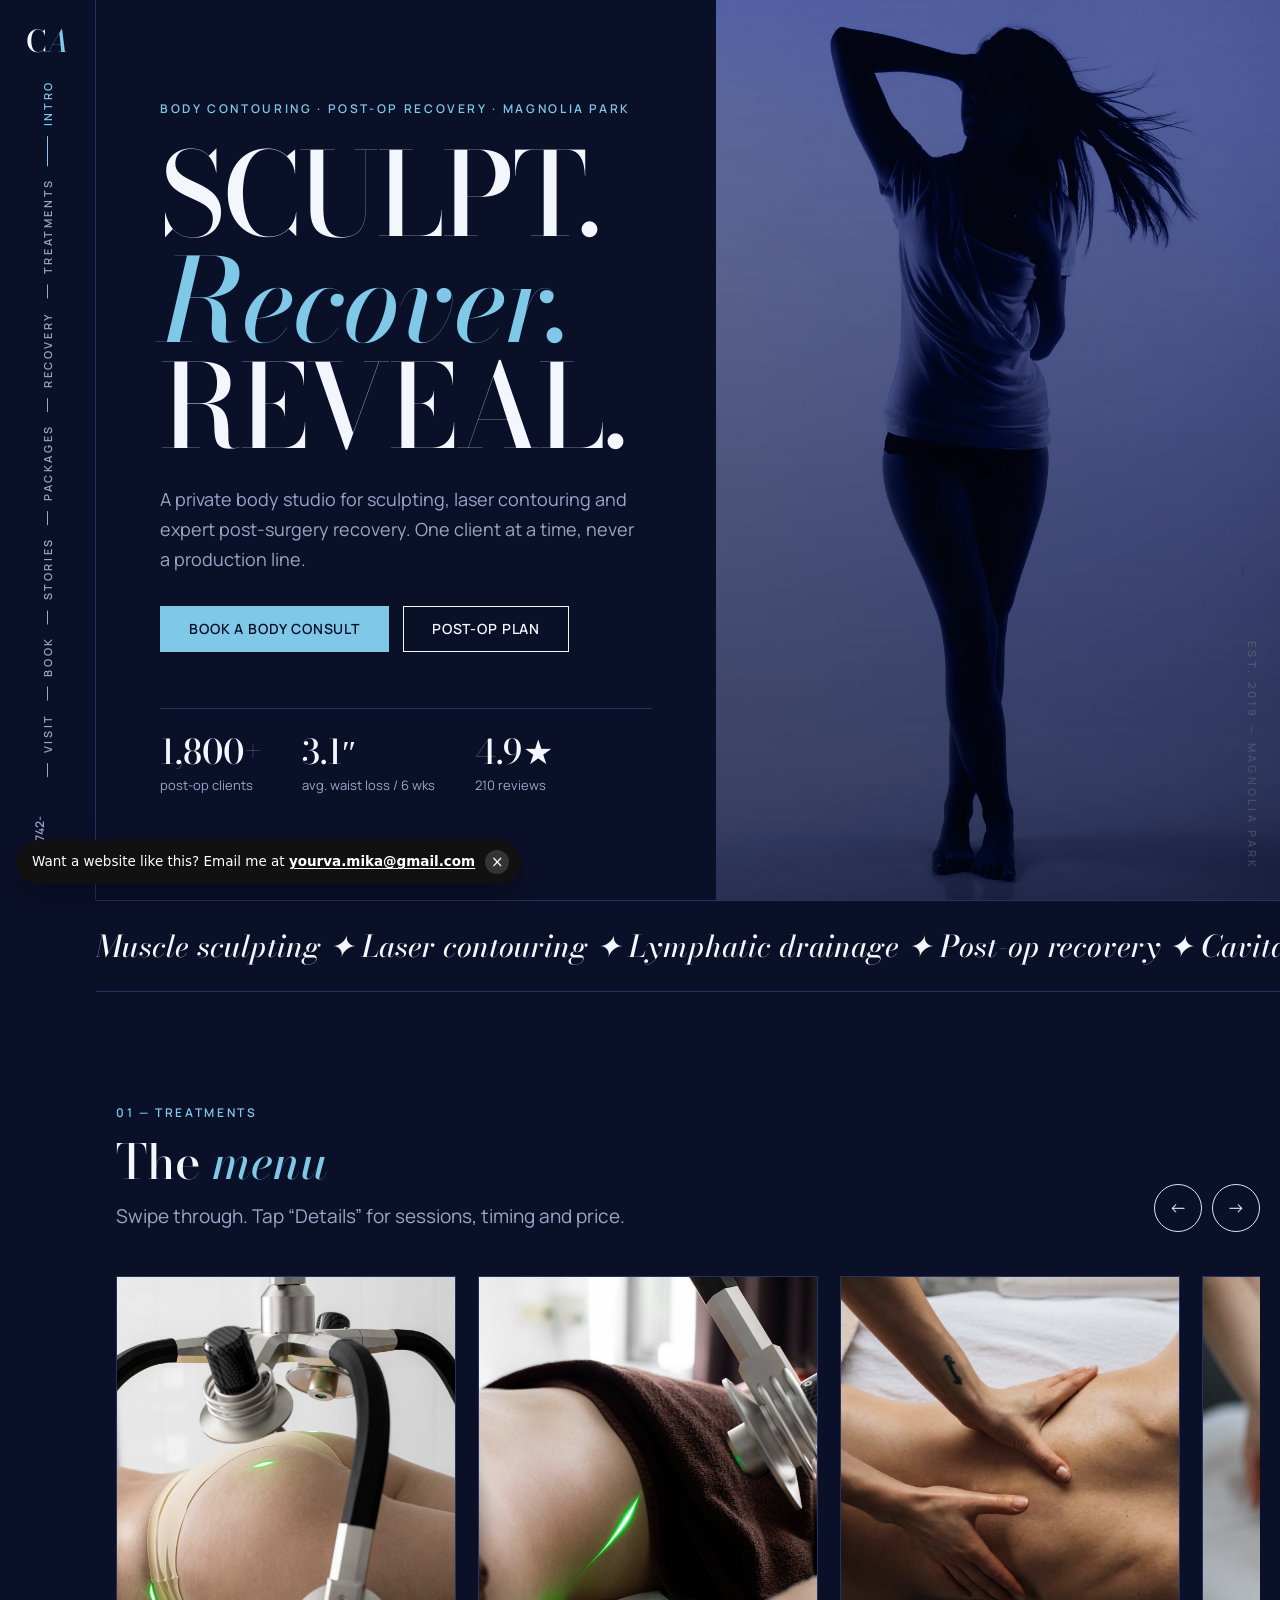
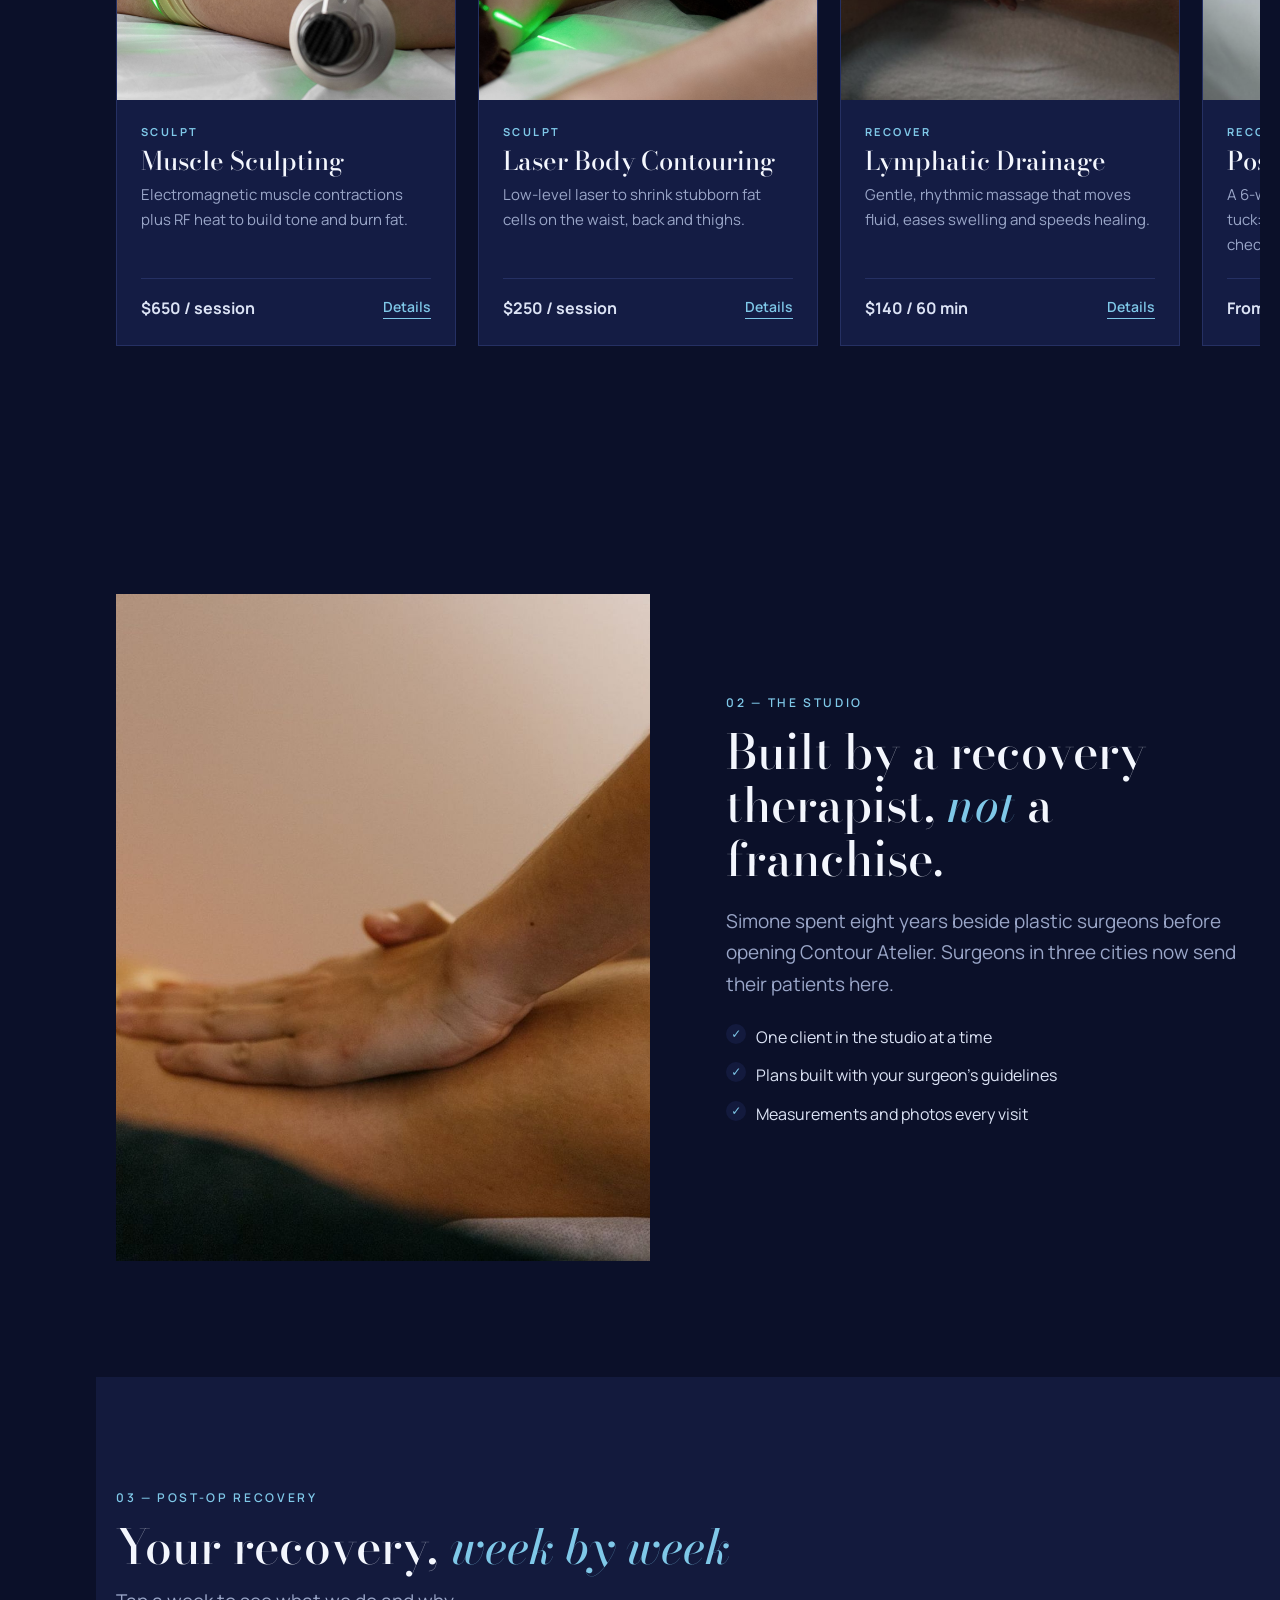
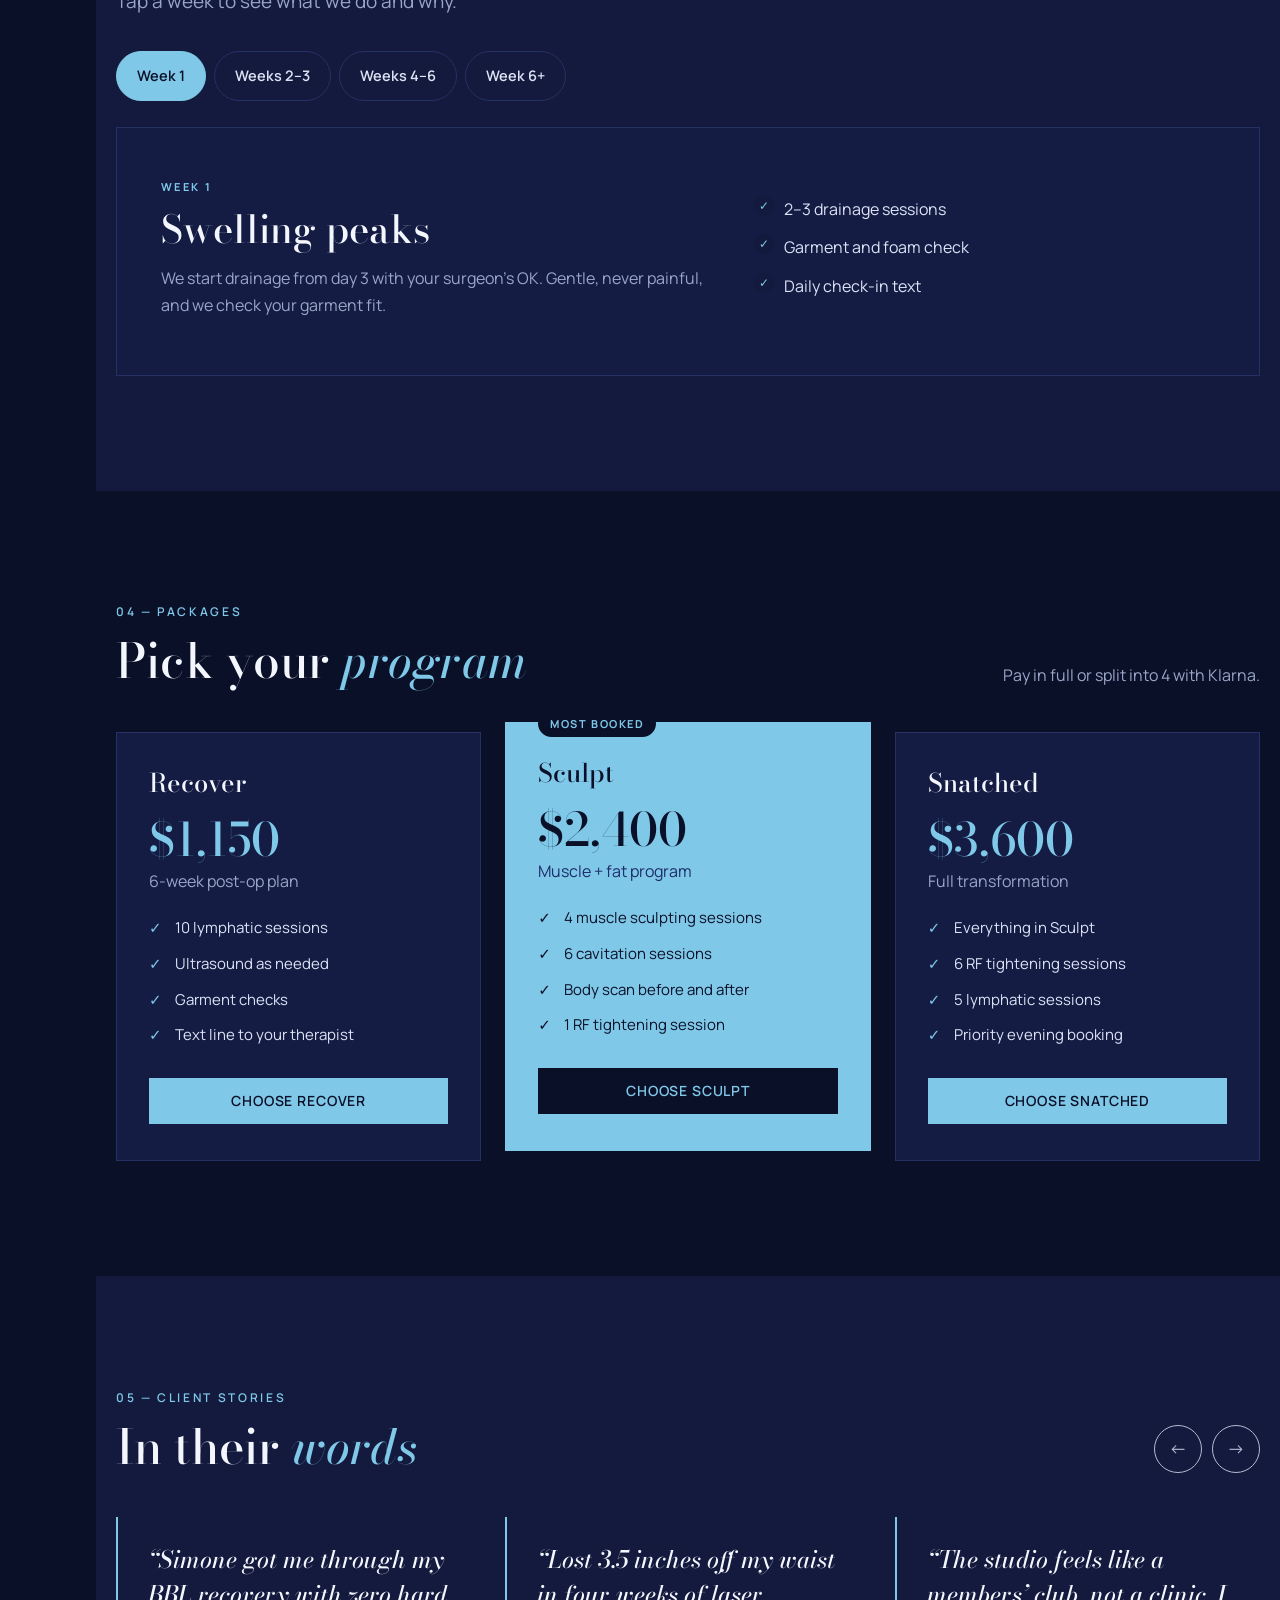
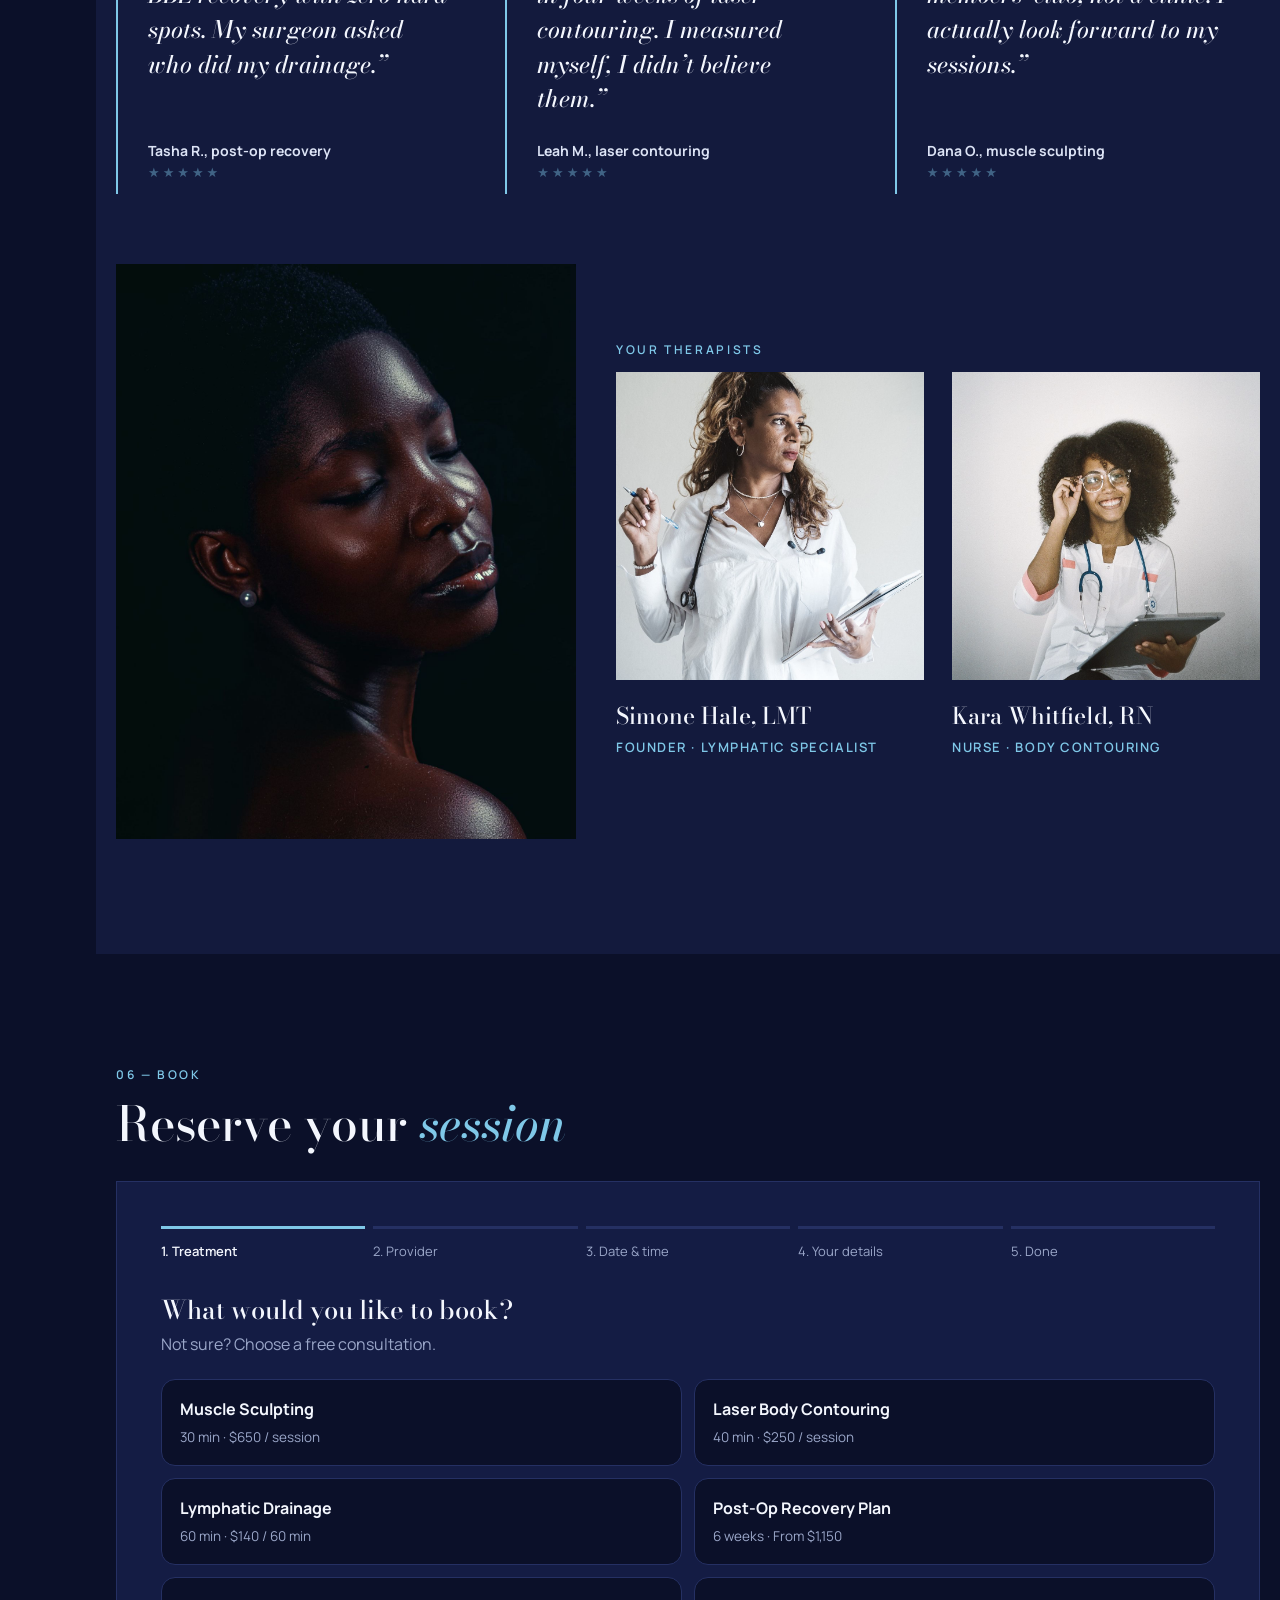
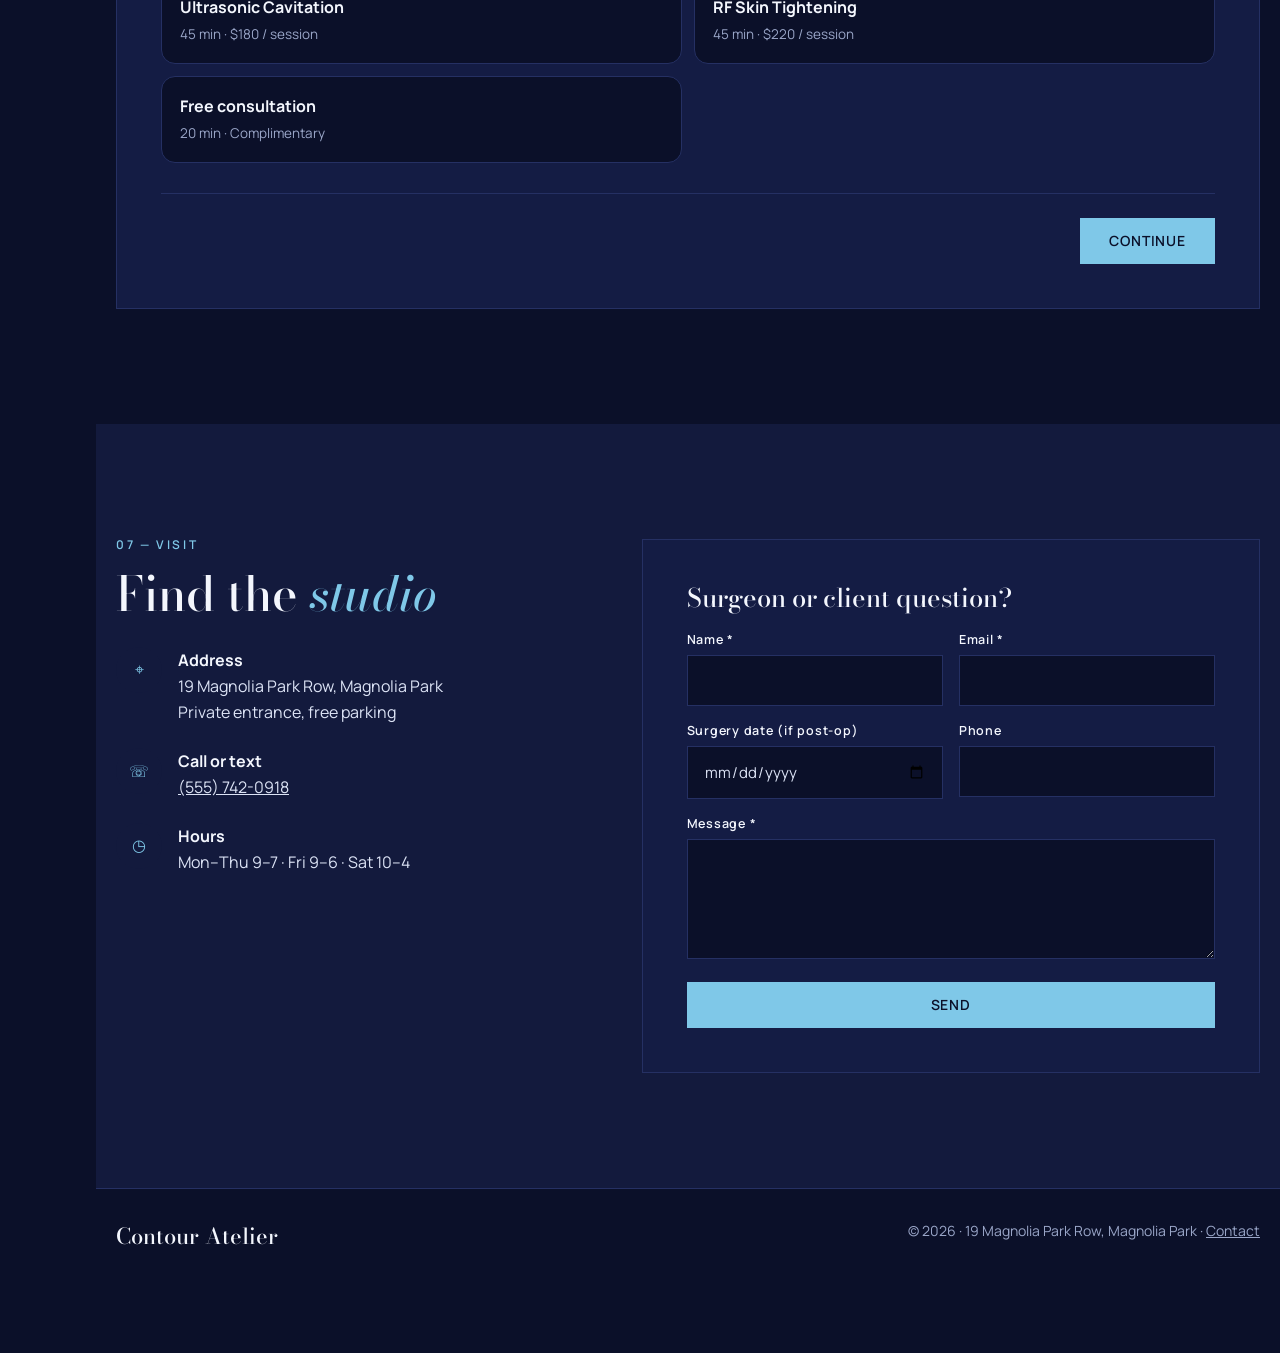
<file: index.html>
<!doctype html><html lang="en"><head><meta charset="utf-8"><meta name="viewport" content="width=device-width,initial-scale=1">
<title>Contour Atelier | Body Contouring &amp; Post-Op Recovery in Magnolia Park</title><meta name="robots" content="noindex, nofollow"><meta name="description" content="Body sculpting, laser contouring and post-op lymphatic recovery in a private studio in Magnolia Park. Book online."><meta property="og:title" content="Contour Atelier | Body Contouring &amp; Post-Op Recovery in Magnolia Park"><meta property="og:description" content="Body sculpting, laser contouring and post-op lymphatic recovery in a private studio in Magnolia Park. Book online.">
<link rel="icon" href="data:image/svg+xml,<svg xmlns='http://www.w3.org/2000/svg' viewBox='0 0 64 64'><rect width='64' height='64' rx='14' fill='%230B1029'/><text x='32' y='44' font-size='32' text-anchor='middle' fill='white' font-family='Georgia'>C</text></svg>">
<link rel="preconnect" href="https://fonts.googleapis.com"><link rel="preconnect" href="https://fonts.gstatic.com" crossorigin>
<link href="https://fonts.googleapis.com/css2?family=Bodoni+Moda:ital,opsz,wght@0,6..96,500;1,6..96,500&family=Manrope:wght@400;500;600;700&display=swap" rel="stylesheet"><link rel="stylesheet" href="css/style.css"></head><body>
<aside class="side-nav"><a class="ca-logo" href="#top">C<span>A</span></a><nav><a href="#top"><i></i>Intro</a><a href="#treatments"><i></i>Treatments</a><a href="#recovery"><i></i>Recovery</a><a href="#packages"><i></i>Packages</a><a href="#results"><i></i>Stories</a><a href="#book"><i></i>Book</a><a href="#visit"><i></i>Visit</a></nav><a class="ca-tel" href="tel:5557420918">(555) 742-0918</a></aside>
<header class="site-header ca-mob"><div class="wrap"><a class="logo" href="#top"><b>Contour Atelier</b><small>Body · Recovery</small></a><button class="burger" aria-label="Menu"><i></i><i></i><i></i></button></div></header>
<nav class="mobile-nav"><a href="#top">Intro</a><a href="#treatments">Treatments</a><a href="#recovery">Recovery</a><a href="#packages">Packages</a><a href="#results">Stories</a><a href="#book">Book</a><a href="#visit">Visit</a><a class="btn" href="#book">Book now</a></nav>
<main class="ca-main">
<section id="top" class="ca-hero"><div class="ca-hero-txt"><span class="eyebrow">Body contouring · Post-op recovery · Magnolia Park</span><h1>Sculpt.<br><em>Recover.</em><br>Reveal.</h1>
<p>A private body studio for sculpting, laser contouring and expert post-surgery recovery. One client at a time, never a production line.</p><div class="btns"><a class="btn" href="#book">Book a body consult</a><a class="btn ghost" href="#recovery">Post-op plan</a></div>
<div class="ca-stats"><div><b>1,800+</b>post-op clients</div><div><b>3.1″</b>avg. waist loss / 6 wks</div><div><b>4.9★</b>210 reviews</div></div></div>
<div class="ca-hero-img"><img src="img/26969721.jpg" alt="Silhouette of a woman"><span class="vert">Est. 2019 — Magnolia Park</span></div></section>
<section class="ca-marquee" aria-hidden="true"><div>Muscle sculpting ✦ Laser contouring ✦ Lymphatic drainage ✦ Post-op recovery ✦ Cavitation ✦ RF tightening ✦ Muscle sculpting ✦ Laser contouring ✦ Lymphatic drainage ✦ Post-op recovery ✦</div></section>
<section id="treatments" class="section"><div class="wrap"><div class="head"><div><span class="eyebrow">01 — Treatments</span><h2>The <em>menu</em></h2><p class="lead">Swipe through. Tap “Details” for sessions, timing and price.</p></div><div class="rbtns"><button class="rprev" aria-label="Previous">←</button><button class="rnext" aria-label="Next">→</button></div></div>
<div class="rail-wrap"><div class="rail"><article class="ca-card"><img src="img/7772693.jpg" alt="Muscle Sculpting" loading="lazy"><div><span class="k">Sculpt</span><h3>Muscle Sculpting</h3><p>Electromagnetic muscle contractions plus RF heat to build tone and burn fat.</p>
<div class="meta"><b>$650 / session</b><button class="link" data-modal="m-muscle-sculpting">Details</button></div></div></article><article class="ca-card"><img src="img/7772652.jpg" alt="Laser Body Contouring" loading="lazy"><div><span class="k">Sculpt</span><h3>Laser Body Contouring</h3><p>Low-level laser to shrink stubborn fat cells on the waist, back and thighs.</p>
<div class="meta"><b>$250 / session</b><button class="link" data-modal="m-laser-lipo">Details</button></div></div></article><article class="ca-card"><img src="img/6628690.jpg" alt="Lymphatic Drainage" loading="lazy"><div><span class="k">Recover</span><h3>Lymphatic Drainage</h3><p>Gentle, rhythmic massage that moves fluid, eases swelling and speeds healing.</p>
<div class="meta"><b>$140 / 60 min</b><button class="link" data-modal="m-lymphatic-drainage">Details</button></div></div></article><article class="ca-card"><img src="img/14187888.jpg" alt="Post-Op Recovery Plan" loading="lazy"><div><span class="k">Recover</span><h3>Post-Op Recovery Plan</h3><p>A 6-week plan after BBL, lipo or tummy tuck: drainage, ultrasound and garment checks.</p>
<div class="meta"><b>From $1,150</b><button class="link" data-modal="m-post-op-recovery">Details</button></div></div></article><article class="ca-card"><img src="img/6628656.jpg" alt="Ultrasonic Cavitation" loading="lazy"><div><span class="k">Sculpt</span><h3>Ultrasonic Cavitation</h3><p>Ultrasound waves break down fat cells, then drainage helps clear them.</p>
<div class="meta"><b>$180 / session</b><button class="link" data-modal="m-ultrasonic-cavitation">Details</button></div></div></article><article class="ca-card"><img src="img/6628659.jpg" alt="RF Skin Tightening" loading="lazy"><div><span class="k">Tighten</span><h3>RF Skin Tightening</h3><p>Radiofrequency heat to firm loose skin after weight loss or pregnancy.</p>
<div class="meta"><b>$220 / session</b><button class="link" data-modal="m-rf-tightening">Details</button></div></div></article></div></div></div></section>
<section class="section ca-split"><div class="wrap split"><div class="ph"><img src="img/28783977.jpg" alt="" loading="lazy"></div><div><span class="eyebrow">02 — The studio</span><h2>Built by a recovery therapist, <em>not</em> a franchise.</h2>
<p class="lead">Simone spent eight years beside plastic surgeons before opening Contour Atelier. Surgeons in three cities now send their patients here.</p><ul class="checks"><li>One client in the studio at a time</li><li>Plans built with your surgeon’s guidelines</li><li>Measurements and photos every visit</li></ul></div></div></section>
<section id="recovery" class="section ca-alt"><div class="wrap"><span class="eyebrow">03 — Post-op recovery</span><h2>Your recovery, <em>week by week</em></h2><p class="lead" style="margin:12px 0 34px">Tap a week to see what we do and why.</p><div class="tabs-ui"><div role="tablist"><button role="tab" data-tab="w1" class="on" aria-selected="true">Week 1</button><button role="tab" data-tab="w2" class="" aria-selected="false">Weeks 2–3</button><button role="tab" data-tab="w3" class="" aria-selected="false">Weeks 4–6</button><button role="tab" data-tab="w4" class="" aria-selected="false">Week 6+</button></div><div data-panel="w1"  class="wk"><div><span class="k">Week 1</span><h3>Swelling peaks</h3><p>We start drainage from day 3 with your surgeon’s OK. Gentle, never painful, and we check your garment fit.</p></div><ul class="checks"><li>2–3 drainage sessions</li><li>Garment and foam check</li><li>Daily check-in text</li></ul></div><div data-panel="w2" hidden class="wk"><div><span class="k">Weeks 2–3</span><h3>Hard spots appear</h3><p>Fibrosis can start to form. We add ultrasound to keep tissue soft and smooth.</p></div><ul class="checks"><li>2 sessions a week</li><li>Ultrasound for firm areas</li><li>Photos and measurements</li></ul></div><div data-panel="w3" hidden class="wk"><div><span class="k">Weeks 4–6</span><h3>Shape shows</h3><p>Swelling drops and your new shape appears. We taper sessions and teach you self-massage.</p></div><ul class="checks"><li>1 session a week</li><li>Self-massage coaching</li><li>Garment step-down plan</li></ul></div><div data-panel="w4" hidden class="wk"><div><span class="k">Week 6+</span><h3>Refine &amp; tighten</h3><p>Optional RF tightening or cavitation for loose skin and leftover pockets.</p></div><ul class="checks"><li>RF skin tightening</li><li>Cavitation for small areas</li><li>Final photo comparison</li></ul></div></div></div></section>
<section id="packages" class="section"><div class="wrap"><div class="head"><div><span class="eyebrow">04 — Packages</span><h2>Pick your <em>program</em></h2></div><p class="muted">Pay in full or split into 4 with Klarna.</p></div><div class="plans"><div class="plan"><h3>Recover</h3><div class="price">$1,150</div><span class="muted">6-week post-op plan</span><ul><li>10 lymphatic sessions</li><li>Ultrasound as needed</li><li>Garment checks</li><li>Text line to your therapist</li></ul><a class="btn" href="?t=post-op-recovery#book" onclick="setTimeout(()=>location.reload(),0)">Choose Recover</a></div><div class="plan feat"><span class="pill">Most booked</span><h3>Sculpt</h3><div class="price">$2,400</div><span class="muted">Muscle + fat program</span><ul><li>4 muscle sculpting sessions</li><li>6 cavitation sessions</li><li>Body scan before and after</li><li>1 RF tightening session</li></ul><a class="btn light" href="?t=post-op-recovery#book" onclick="setTimeout(()=>location.reload(),0)">Choose Sculpt</a></div><div class="plan"><h3>Snatched</h3><div class="price">$3,600</div><span class="muted">Full transformation</span><ul><li>Everything in Sculpt</li><li>6 RF tightening sessions</li><li>5 lymphatic sessions</li><li>Priority evening booking</li></ul><a class="btn" href="?t=post-op-recovery#book" onclick="setTimeout(()=>location.reload(),0)">Choose Snatched</a></div></div></div></section>
<section id="results" class="section ca-alt"><div class="wrap"><div class="head"><div><span class="eyebrow">05 — Client stories</span><h2>In their <em>words</em></h2></div><div class="cnav"><button class="prev" aria-label="Previous">←</button><button class="next" aria-label="Next">→</button></div></div>
<div class="carousel" style="margin:0 -12px"><div class="track"><div class="slide"><div class="review ca-q"><p>“Simone got me through my BBL recovery with zero hard spots. My surgeon asked who did my drainage.”</p><div class="who"><div><b>Tasha R., post-op recovery</b><span><span class="stars" aria-label="5 stars">★★★★★</span></span></div></div></div></div><div class="slide"><div class="review ca-q"><p>“Lost 3.5 inches off my waist in four weeks of laser contouring. I measured myself, I didn’t believe them.”</p><div class="who"><div><b>Leah M., laser contouring</b><span><span class="stars" aria-label="5 stars">★★★★★</span></span></div></div></div></div><div class="slide"><div class="review ca-q"><p>“The studio feels like a members’ club, not a clinic. I actually look forward to my sessions.”</p><div class="who"><div><b>Dana O., muscle sculpting</b><span><span class="stars" aria-label="5 stars">★★★★★</span></span></div></div></div></div><div class="slide"><div class="review ca-q"><p>“After two babies, the RF tightening gave me my stomach back. Honest, kind, and never pushy.”</p><div class="who"><div><b>Priya K., RF tightening</b><span><span class="stars" aria-label="5 stars">★★★★★</span></span></div></div></div></div></div></div>
<div class="ca-team"><img src="img/34717756.jpg" alt="" loading="lazy"><div><span class="eyebrow">Your therapists</span><div class="team" style="grid-template-columns:1fr 1fr"><div class="member"><img src="img/7904457.jpg" alt="Simone Hale, LMT" loading="lazy"><b>Simone Hale, LMT</b><span>Founder · Lymphatic Specialist</span></div><div class="member"><img src="img/5234519.jpg" alt="Kara Whitfield, RN" loading="lazy"><b>Kara Whitfield, RN</b><span>Nurse · Body Contouring</span></div></div></div></div></div></section>
<section id="book" class="section"><div class="wrap"><span class="eyebrow">06 — Book</span><h2 style="margin-bottom:30px">Reserve your <em>session</em></h2><div id="booking"><ol class="steps"><li class="on">Treatment</li><li>Provider</li><li>Date & time</li><li>Your details</li><li>Done</li></ol>
<div class="step"><h3>What would you like to book?</h3><p class="muted">Not sure? Choose a free consultation.</p><div class="opts" id="b-treat"></div><div class="bnav"><span></span><button class="btn" data-next="1">Continue</button></div></div>
<div class="step" hidden><h3>Who would you like to see?</h3><p class="muted">Every provider is trained in every treatment we offer.</p><div class="opts" id="b-prov" style="grid-template-columns:repeat(auto-fit,minmax(160px,1fr))"></div><div class="bnav"><button class="btn ghost" data-back="0">Back</button><button class="btn" data-next="2">Continue</button></div></div>
<div class="step" hidden><h3>Pick a day and time</h3><p class="muted">Crossed-out times are already taken.</p><div class="calwrap"><div><div class="calhead"><button type="button" id="b-prev" aria-label="Previous month">‹</button><b id="b-month"></b><button type="button" id="b-next" aria-label="Next month">›</button></div><div id="b-cal"></div></div><div id="b-times"></div></div>
<div class="bnav"><button class="btn ghost" data-back="1">Back</button><button class="btn" data-next="3">Continue</button></div></div>
<div class="step" hidden><h3>Your details</h3><p class="muted">We’ll text and email your confirmation.</p><div id="b-summary"></div>
<form id="b-form" class="form" novalidate><div class="field"><label for="f-first">First name *</label><input type="text" name="first" id="f-first" autocomplete="on" placeholder="" required><span class="msg">This field is required.</span></div><div class="field"><label for="f-last">Last name *</label><input type="text" name="last" id="f-last" autocomplete="on" placeholder="" required><span class="msg">This field is required.</span></div><div class="field"><label for="f-email">Email *</label><input type="email" name="email" id="f-email" autocomplete="email" placeholder="" required><span class="msg">Please enter a valid email.</span></div><div class="field"><label for="f-phone">Mobile phone *</label><input type="tel" name="phone" id="f-phone" autocomplete="on" placeholder="" required><span class="msg">Please enter a 10-digit phone number.</span></div>
<div class="field full"><label for="f-notes">Anything we should know?</label><textarea name="notes" id="f-notes" placeholder="Goals, medications, questions…"></textarea><span class="msg">This field is required.</span></div>
<div class="field full"><label class="check"><input type="checkbox" name="policy" required> I agree to the 24-hour cancellation policy and to receive appointment texts.</label><span class="msg">Please accept to continue.</span></div>
<div class="bnav full" style="margin-top:6px"><button type="button" class="btn ghost" data-back="2">Back</button><button class="btn">Confirm booking</button></div></form></div>
<div class="step" hidden><div class="done-box"><div class="ok">✓</div><h2>You’re booked!</h2><p class="lead" id="b-done-when" style="margin:12px auto 0"></p><div class="refcode" id="b-ref"></div>
<p class="muted">Keep this code to manage your booking. A confirmation is on its way.</p><div class="btns"><button class="btn" id="b-ics" type="button">Add to calendar</button></div></div></div></div></div></section>
<section id="visit" class="section ca-alt"><div class="wrap contact-grid"><div><span class="eyebrow">07 — Visit</span><h2>Find the <em>studio</em></h2><ul class="info-list"><li><i>⌖</i><div><b>Address</b>19 Magnolia Park Row, Magnolia Park<br>Private entrance, free parking</div></li>
<li><i>☏</i><div><b>Call or text</b><a href="tel:5557420918">(555) 742-0918</a></div></li><li><i>◷</i><div><b>Hours</b>Mon–Thu 9–7 · Fri 9–6 · Sat 10–4</div></li></ul></div>
<div class="form-card"><h3 style="margin-bottom:18px">Surgeon or client question?</h3><form class="form" data-form="contact" novalidate><div class="field"><label for="f-name">Name *</label><input type="text" name="name" id="f-name" autocomplete="given-name" placeholder="" required><span class="msg">This field is required.</span></div><div class="field"><label for="f-email">Email *</label><input type="email" name="email" id="f-email" autocomplete="email" placeholder="" required><span class="msg">Please enter a valid email.</span></div><div class="field"><label for="f-surgery">Surgery date (if post-op)</label><input type="date" name="surgery" id="f-surgery" autocomplete="on" placeholder=""><span class="msg">This field is required.</span></div><div class="field"><label for="f-phone">Phone</label><input type="tel" name="phone" id="f-phone" autocomplete="on" placeholder=""><span class="msg">Please enter a 10-digit phone number.</span></div><div class="field full"><label for="f-message">Message *</label><textarea name="message" id="f-message" placeholder="" required></textarea><span class="msg">This field is required.</span></div><button class="btn full">Send</button></form>
<div class="form-done" hidden><div class="ok">✓</div><h3>Sent</h3><p class="muted">Simone will reply within one business day.</p></div></div></div></section>
<footer class="ca-foot"><div class="wrap"><b>Contour Atelier</b><span>© 2026 · 19 Magnolia Park Row, Magnolia Park · <a href="#visit">Contact</a></span></div></footer>
</main><div class="modal" id="m-muscle-sculpting" role="dialog" aria-modal="true" aria-label="Muscle Sculpting"><div class="m-bg"></div><div class="m-panel"><button class="m-close" aria-label="Close">×</button><img src="img/7772693.jpg" alt="">
<div class="in"><span class="eyebrow">Sculpt</span><h2>Muscle Sculpting</h2><p class="lead" style="margin:12px 0 20px">Electromagnetic muscle contractions plus RF heat to build tone and burn fat.</p><ul class="checks"><li>4 sessions, 1 week apart</li><li>No downtime</li><li>Best result at 12 weeks</li><li>Abdomen, glutes, arms, thighs</li></ul>
<div class="facts" style="grid-template-columns:1fr 1fr;margin:24px 0"><div><span>Price</span><b>$650 / session</b></div><div><span>Time</span><b>30 min</b></div></div>
<a class="btn" href="#book" onclick="history.replaceState(null,'','?t=muscle-sculpting#book');location.reload()">Book Muscle Sculpting</a></div></div></div><div class="modal" id="m-laser-lipo" role="dialog" aria-modal="true" aria-label="Laser Body Contouring"><div class="m-bg"></div><div class="m-panel"><button class="m-close" aria-label="Close">×</button><img src="img/7772652.jpg" alt="">
<div class="in"><span class="eyebrow">Sculpt</span><h2>Laser Body Contouring</h2><p class="lead" style="margin:12px 0 20px">Low-level laser to shrink stubborn fat cells on the waist, back and thighs.</p><ul class="checks"><li>6–8 sessions, twice a week</li><li>No downtime</li><li>Inches measured every visit</li><li>Waist, flanks, thighs, arms</li></ul>
<div class="facts" style="grid-template-columns:1fr 1fr;margin:24px 0"><div><span>Price</span><b>$250 / session</b></div><div><span>Time</span><b>40 min</b></div></div>
<a class="btn" href="#book" onclick="history.replaceState(null,'','?t=laser-lipo#book');location.reload()">Book Laser Body Contouring</a></div></div></div><div class="modal" id="m-lymphatic-drainage" role="dialog" aria-modal="true" aria-label="Lymphatic Drainage"><div class="m-bg"></div><div class="m-panel"><button class="m-close" aria-label="Close">×</button><img src="img/6628690.jpg" alt="">
<div class="in"><span class="eyebrow">Recover</span><h2>Lymphatic Drainage</h2><p class="lead" style="margin:12px 0 20px">Gentle, rhythmic massage that moves fluid, eases swelling and speeds healing.</p><ul class="checks"><li>Post-op from day 3 with surgeon OK</li><li>Reduces swelling and fibrosis</li><li>Also great for bloating</li><li>Packages of 5 and 10</li></ul>
<div class="facts" style="grid-template-columns:1fr 1fr;margin:24px 0"><div><span>Price</span><b>$140 / 60 min</b></div><div><span>Time</span><b>60 min</b></div></div>
<a class="btn" href="#book" onclick="history.replaceState(null,'','?t=lymphatic-drainage#book');location.reload()">Book Lymphatic Drainage</a></div></div></div><div class="modal" id="m-post-op-recovery" role="dialog" aria-modal="true" aria-label="Post-Op Recovery Plan"><div class="m-bg"></div><div class="m-panel"><button class="m-close" aria-label="Close">×</button><img src="img/14187888.jpg" alt="">
<div class="in"><span class="eyebrow">Recover</span><h2>Post-Op Recovery Plan</h2><p class="lead" style="margin:12px 0 20px">A 6-week plan after BBL, lipo or tummy tuck: drainage, ultrasound and garment checks.</p><ul class="checks"><li>10 drainage sessions</li><li>Ultrasound for fibrosis</li><li>Weekly photos and measurements</li><li>Text line to your therapist</li></ul>
<div class="facts" style="grid-template-columns:1fr 1fr;margin:24px 0"><div><span>Price</span><b>From $1,150</b></div><div><span>Time</span><b>6 weeks</b></div></div>
<a class="btn" href="#book" onclick="history.replaceState(null,'','?t=post-op-recovery#book');location.reload()">Book Post-Op Recovery Plan</a></div></div></div><div class="modal" id="m-ultrasonic-cavitation" role="dialog" aria-modal="true" aria-label="Ultrasonic Cavitation"><div class="m-bg"></div><div class="m-panel"><button class="m-close" aria-label="Close">×</button><img src="img/6628656.jpg" alt="">
<div class="in"><span class="eyebrow">Sculpt</span><h2>Ultrasonic Cavitation</h2><p class="lead" style="margin:12px 0 20px">Ultrasound waves break down fat cells, then drainage helps clear them.</p><ul class="checks"><li>6–10 sessions</li><li>No needles or downtime</li><li>Pairs with RF tightening</li><li>Belly, flanks, thighs</li></ul>
<div class="facts" style="grid-template-columns:1fr 1fr;margin:24px 0"><div><span>Price</span><b>$180 / session</b></div><div><span>Time</span><b>45 min</b></div></div>
<a class="btn" href="#book" onclick="history.replaceState(null,'','?t=ultrasonic-cavitation#book');location.reload()">Book Ultrasonic Cavitation</a></div></div></div><div class="modal" id="m-rf-tightening" role="dialog" aria-modal="true" aria-label="RF Skin Tightening"><div class="m-bg"></div><div class="m-panel"><button class="m-close" aria-label="Close">×</button><img src="img/6628659.jpg" alt="">
<div class="in"><span class="eyebrow">Tighten</span><h2>RF Skin Tightening</h2><p class="lead" style="margin:12px 0 20px">Radiofrequency heat to firm loose skin after weight loss or pregnancy.</p><ul class="checks"><li>6 sessions, weekly</li><li>Warm and relaxing</li><li>Collagen builds for 3 months</li><li>Belly, arms, thighs, neck</li></ul>
<div class="facts" style="grid-template-columns:1fr 1fr;margin:24px 0"><div><span>Price</span><b>$220 / session</b></div><div><span>Time</span><b>45 min</b></div></div>
<a class="btn" href="#book" onclick="history.replaceState(null,'','?t=rf-tightening#book');location.reload()">Book RF Skin Tightening</a></div></div></div><a class="btn mobile-book" href="#book">Book now</a><script src="js/site-data.js"></script><script src="js/core.js" defer></script></body></html>
</file>
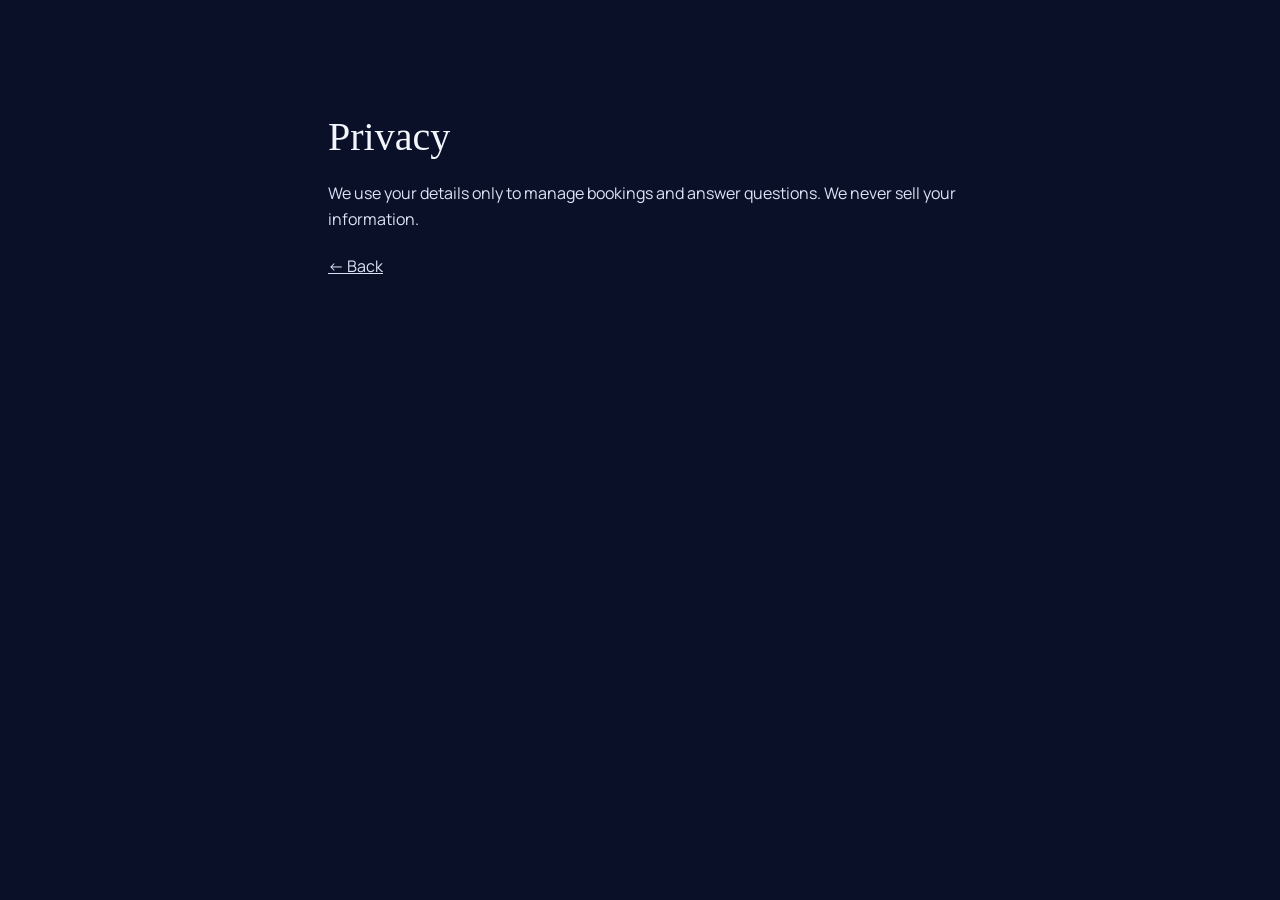
<file: privacy.html>
<!doctype html><html lang="en"><head><meta charset="utf-8"><meta name="viewport" content="width=device-width,initial-scale=1">
<title>Privacy | Contour Atelier</title><meta name="robots" content="noindex, nofollow"><meta name="description" content=""><meta property="og:title" content="Privacy | Contour Atelier"><meta property="og:description" content="">
<link rel="icon" href="data:image/svg+xml,<svg xmlns='http://www.w3.org/2000/svg' viewBox='0 0 64 64'><rect width='64' height='64' rx='14' fill='%23000'/><text x='32' y='44' font-size='32' text-anchor='middle' fill='white' font-family='Georgia'>A</text></svg>">
<link rel="preconnect" href="https://fonts.googleapis.com"><link rel="preconnect" href="https://fonts.gstatic.com" crossorigin>
<link href="https://fonts.googleapis.com/css2?family=Manrope:wght@400;600&display=swap" rel="stylesheet"><link rel="stylesheet" href="css/style.css"></head><body><main class="section"><div class="wrap" style="max-width:720px"><h1 style="font-size:40px">Privacy</h1><p style="margin-top:20px">We use your details only to manage bookings and answer questions. We never sell your information.</p><p style="margin-top:20px"><a href="index.html">← Back</a></p></div></main></body></html>
</file>
<file: css/style.css>
/* Base styles shared by all three sites; each site sets its own tokens + look in theme.css */
*{box-sizing:border-box;margin:0;padding:0}[hidden]{display:none!important}
html{scroll-behavior:smooth;-webkit-text-size-adjust:100%}
body{font:16px/1.65 var(--sans);color:var(--ink);background:var(--bg);overflow-x:hidden}
img{max-width:100%;display:block}
a{color:inherit}
button{font:inherit;cursor:pointer;border:0;background:none;color:inherit}
h1,h2,h3,h4{font-family:var(--serif);font-weight:var(--hw,500);line-height:1.12;color:var(--head)}
h1{font-size:clamp(40px,6vw,76px)}h2{font-size:clamp(30px,4vw,48px)}h3{font-size:clamp(21px,2vw,26px)}
h1 em,h2 em,h3 em{font-style:italic;color:var(--accent-ink)}
p{max-width:64ch}
.wrap{width:min(1180px,100% - 40px);margin-inline:auto}
.section{padding:clamp(64px,9vw,120px) 0}
.section.tight{padding:clamp(48px,6vw,80px) 0}
.alt{background:var(--soft)}
.dark{background:var(--deep);color:var(--on-deep)}.dark h2,.dark h3{color:var(--on-deep)}
.eyebrow{font:600 12px/1 var(--sans);letter-spacing:.22em;text-transform:uppercase;color:var(--accent-ink);display:block;margin-bottom:16px}
.dark .eyebrow{color:var(--accent)}
.lead{font-size:clamp(17px,1.5vw,19px);color:var(--muted)}
.dark .lead{color:var(--on-deep-muted)}
.muted{color:var(--muted)}
.center{text-align:center}.center p,p.center{margin-inline:auto}
.head{display:flex;justify-content:space-between;align-items:end;gap:24px;margin-bottom:44px;flex-wrap:wrap}
.head p{margin-top:12px}
.sr{position:absolute;width:1px;height:1px;overflow:hidden;clip:rect(0 0 0 0)}

/* buttons */
.btn{display:inline-flex;align-items:center;justify-content:center;gap:8px;padding:15px 28px;border-radius:var(--r-btn);background:var(--btn);color:var(--btn-ink);font:600 14px/1 var(--sans);letter-spacing:.06em;text-transform:var(--btn-case,uppercase);text-decoration:none;transition:.25s;border:1.5px solid var(--btn)}
.btn:hover{background:var(--btn-hover);border-color:var(--btn-hover);transform:translateY(-1px)}
.btn.ghost{background:transparent;color:var(--head);border-color:currentColor}
.btn.ghost:hover{background:var(--head);color:var(--bg);border-color:var(--head)}
.dark .btn.ghost,.hero .btn.ghost{color:#fff}
.btn.light{background:#fff;color:var(--deep);border-color:#fff}
.btn.disabled{opacity:.45;pointer-events:none}
.btn.sm{padding:11px 18px;font-size:12px}
.link{font-weight:600;text-decoration:none;border-bottom:1.5px solid var(--accent);padding-bottom:2px}

/* announcement + header */
.announce{background:var(--deep);color:var(--on-deep);font-size:13.5px;text-align:center;padding:10px 44px;position:relative}
.announce a{color:var(--accent);font-weight:600}
.announce button{position:absolute;right:14px;top:50%;transform:translateY(-50%);font-size:18px;opacity:.7}
.site-header{position:sticky;top:0;z-index:50;background:var(--hdr-bg);transition:.3s;border-bottom:1px solid transparent}
.site-header.scrolled{box-shadow:0 8px 30px rgba(0,0,0,.07);border-color:var(--line)}
.site-header .wrap{display:flex;align-items:center;justify-content:space-between;height:80px;gap:20px}
.logo{text-decoration:none;display:flex;flex-direction:column;line-height:1}
.logo b{font:var(--logo-w,500) 26px/1 var(--serif);color:var(--head);letter-spacing:var(--logo-ls,.02em)}
.logo small{font:600 9.5px/1 var(--sans);letter-spacing:.32em;text-transform:uppercase;color:var(--accent-ink);margin-top:6px}
.nav{display:flex;gap:30px}
.nav a{text-decoration:none;font:500 14.5px var(--sans);color:var(--ink);position:relative;padding:6px 0}
.nav a::after{content:"";position:absolute;left:0;right:100%;bottom:0;height:1.5px;background:var(--accent);transition:.3s}
.nav a:hover::after,.nav a.active::after{right:0}
.hdr-cta{display:flex;align-items:center;gap:14px}
.hdr-cta .tel{font:600 14px var(--sans);text-decoration:none;color:var(--head)}
.burger{display:none;width:42px;height:42px;position:relative}
.burger i{position:absolute;left:9px;right:9px;height:2px;background:var(--head);transition:.3s}
.burger i:nth-child(1){top:14px}.burger i:nth-child(2){top:20px}.burger i:nth-child(3){top:26px}
.nav-open .burger i:nth-child(1){top:20px;transform:rotate(45deg)}.nav-open .burger i:nth-child(2){opacity:0}.nav-open .burger i:nth-child(3){top:20px;transform:rotate(-45deg)}
.mobile-nav{display:none}
.cart-btn{position:relative;width:42px;height:42px;display:flex;align-items:center;justify-content:center}
.cart-count{position:absolute;top:2px;right:0;background:var(--accent);color:var(--deep);font:700 11px/18px var(--sans);min-width:18px;height:18px;border-radius:9px;text-align:center}

/* hero */
.hero{position:relative;min-height:min(88vh,820px);display:flex;align-items:center;color:#fff;overflow:hidden}
.hero>img{position:absolute;inset:0;width:100%;height:100%;object-fit:cover;object-position:var(--hero-pos,center)}
.hero::before{content:"";position:absolute;inset:0;background:var(--hero-shade);z-index:1}
.hero .wrap{position:relative;z-index:2}
.hero h1{color:#fff;max-width:13ch}
.hero h1 em{color:var(--accent)}
.hero p{font-size:clamp(17px,1.6vw,20px);margin:22px 0 34px;opacity:.92;max-width:46ch}
.hero .btns{display:flex;gap:14px;flex-wrap:wrap}
.hero .proof{display:flex;gap:28px;margin-top:46px;flex-wrap:wrap;font-size:14px}
.hero .proof b{display:block;font:500 28px/1 var(--serif);color:var(--accent);margin-bottom:6px}
.page-hero{padding:clamp(56px,8vw,100px) 0 clamp(40px,5vw,64px);background:var(--soft);text-align:center}
.page-hero p{margin:16px auto 0}
.crumbs{font-size:13px;color:var(--muted);margin-bottom:16px}.crumbs a{text-decoration:none}

/* trust strip */
.trust{border-bottom:1px solid var(--line);background:var(--bg)}
.trust .wrap{display:grid;grid-template-columns:repeat(4,1fr);gap:20px;padding:26px 0}
.trust div{display:flex;align-items:center;gap:12px;font-size:14px;color:var(--muted)}
.trust b{display:block;color:var(--head);font-size:15px}
.trust i{font-style:normal;width:42px;height:42px;flex:none;border-radius:50%;background:var(--soft);display:flex;align-items:center;justify-content:center;color:var(--accent-ink);font-size:18px}

/* split */
.split{display:grid;grid-template-columns:1fr 1fr;gap:clamp(36px,6vw,90px);align-items:center}
.split.rev>:first-child{order:2}
.split .ph{position:relative}
.split .ph img{width:100%;aspect-ratio:4/5;object-fit:cover;border-radius:var(--r-img)}
.split .ph .tag{position:absolute;left:-18px;bottom:30px;background:var(--bg);padding:18px 22px;border-radius:var(--r-card);box-shadow:0 20px 40px rgba(0,0,0,.12);font-size:13px;max-width:220px}
.split .ph .tag b{display:block;font:500 30px/1 var(--serif);color:var(--accent-ink);margin-bottom:4px}
.split h2{margin-bottom:20px}.split p+p{margin-top:14px}
.checks{list-style:none;margin:24px 0 32px;display:grid;gap:12px}
.checks li{padding-left:30px;position:relative}
.checks li::before{content:"✓";position:absolute;left:0;top:0;width:20px;height:20px;border-radius:50%;background:var(--soft);color:var(--accent-ink);font-size:12px;display:flex;align-items:center;justify-content:center;font-weight:700}

/* treatment cards */
.tgrid{display:grid;grid-template-columns:repeat(3,1fr);gap:26px}
.tcard{background:var(--card);border-radius:var(--r-card);overflow:hidden;text-decoration:none;display:flex;flex-direction:column;transition:.3s;border:1px solid var(--line)}
.tcard:hover{transform:translateY(-4px);box-shadow:0 24px 50px rgba(0,0,0,.09)}
.tcard .im{overflow:hidden;aspect-ratio:4/3;border-radius:var(--r-timg,0)}
.tcard img{width:100%;height:100%;object-fit:cover;transition:.6s}
.tcard:hover img{transform:scale(1.05)}
.tcard .bd{padding:24px 24px 26px;display:flex;flex-direction:column;flex:1}
.tcard .cat{font:600 11px var(--sans);letter-spacing:.18em;text-transform:uppercase;color:var(--accent-ink)}
.tcard h3{margin:8px 0 10px}
.tcard p{font-size:15px;color:var(--muted);flex:1}
.tcard .meta{display:flex;justify-content:space-between;align-items:center;margin-top:20px;padding-top:16px;border-top:1px solid var(--line);font-size:14px}
.tcard .meta b{color:var(--head)}
.tcard .meta span{color:var(--accent-ink);font-weight:600}

/* finder */
#finder{background:var(--card);border-radius:var(--r-card);padding:clamp(28px,4vw,48px);border:1px solid var(--line)}
.concerns{display:flex;flex-wrap:wrap;gap:12px;margin-top:24px}
.concern{padding:13px 20px;border-radius:40px;border:1.5px solid var(--line);font-size:15px;background:var(--bg);transition:.2s}
.concern:hover{border-color:var(--accent)}
.concern.on{background:var(--deep);color:var(--on-deep);border-color:var(--deep)}
.finder-out{display:none;margin-top:30px}.finder-out.on{display:block;animation:fade .4s}
.finder-note{margin-bottom:18px;color:var(--muted)}
.finder-cards{display:grid;grid-template-columns:repeat(auto-fit,minmax(240px,1fr));gap:16px}
.fcard{display:flex;gap:14px;align-items:center;text-decoration:none;background:var(--soft);border-radius:var(--r-card);padding:12px}
.fcard img{width:84px;height:84px;object-fit:cover;border-radius:calc(var(--r-card) - 4px)}
.fcard b{display:block;font-family:var(--serif);font-size:19px;color:var(--head)}
.fcard span{display:block;font-size:14px;color:var(--muted)}.fcard em{font-style:normal;font-size:13px;font-weight:600;color:var(--accent-ink)}
@keyframes fade{from{opacity:0;transform:translateY(8px)}}

/* before after */
.ba{position:relative;aspect-ratio:4/5;overflow:hidden;border-radius:var(--r-img);--pos:50%;user-select:none}
.ba img{position:absolute;inset:0;width:100%;height:100%;object-fit:cover}
.ba .before{filter:var(--before-filter,saturate(.55) contrast(.9) brightness(.94) sepia(.15));clip-path:inset(0 calc(100% - var(--pos)) 0 0)}
.ba .bar{position:absolute;top:0;bottom:0;left:var(--pos);width:2px;background:#fff;transform:translateX(-1px);pointer-events:none}
.ba .bar::after{content:"⟷";position:absolute;top:50%;left:50%;transform:translate(-50%,-50%);width:46px;height:46px;border-radius:50%;background:#fff;color:var(--deep);display:flex;align-items:center;justify-content:center;font-size:18px;box-shadow:0 6px 20px rgba(0,0,0,.25)}
.ba input{position:absolute;inset:0;width:100%;height:100%;opacity:0;cursor:ew-resize;margin:0}
.ba .lb{position:absolute;bottom:14px;font:600 11px var(--sans);letter-spacing:.16em;text-transform:uppercase;background:rgba(0,0,0,.45);color:#fff;padding:6px 10px;border-radius:20px;pointer-events:none}
.ba .lb.l{left:14px}.ba .lb.r{right:14px}
.bagrid{display:grid;grid-template-columns:repeat(3,1fr);gap:26px}
.bacap{margin-top:14px}.bacap b{font-family:var(--serif);font-size:20px;color:var(--head);display:block}.bacap span{font-size:14px;color:var(--muted)}
.filters{display:flex;gap:10px;flex-wrap:wrap;margin-bottom:34px}
.filters button{padding:10px 18px;border-radius:30px;border:1.5px solid var(--line);font-size:14px}
.filters button.on{background:var(--deep);color:var(--on-deep);border-color:var(--deep)}
.consent{font-size:13px;color:var(--muted);margin-top:22px}

/* reviews */
.carousel{position:relative;overflow:hidden}
.track{display:flex;transition:transform .6s cubic-bezier(.2,.7,.2,1)}
.slide{flex:0 0 33.333%;padding:0 12px}
.review{background:var(--card);border-radius:var(--r-card);padding:32px;height:100%;border:1px solid var(--line);display:flex;flex-direction:column}
.dark .review{background:rgba(255,255,255,.06);border-color:rgba(255,255,255,.1);color:var(--on-deep)}
.stars{color:var(--star,#E2B33C);letter-spacing:3px;font-size:15px}
.review p{font:var(--quote-font);margin:16px 0 22px;flex:1}
.review .who{display:flex;align-items:center;gap:12px;font-size:14px}
.review .who i{width:40px;height:40px;border-radius:50%;background:var(--accent);color:var(--deep);font:600 15px/40px var(--sans);text-align:center;font-style:normal}
.review .who span{display:block;opacity:.65;font-size:13px}
.cnav{display:flex;gap:10px}
.cnav button{width:48px;height:48px;border-radius:50%;border:1.5px solid currentColor;font-size:18px;opacity:.8;transition:.2s}
.cnav button:hover{opacity:1;background:var(--accent);border-color:var(--accent);color:var(--deep)}
.rating{display:flex;align-items:center;gap:14px}
.rating b{font:500 52px/1 var(--serif);color:var(--accent)}

/* pricing / membership */
.plans{display:grid;grid-template-columns:repeat(3,1fr);gap:24px;align-items:stretch}
.plan{background:var(--card);border:1px solid var(--line);border-radius:var(--r-card);padding:36px 32px;display:flex;flex-direction:column;position:relative}
.plan.feat{background:var(--deep);color:var(--on-deep);border-color:var(--deep);transform:translateY(-10px)}
.plan.feat h3{color:var(--on-deep)}
.plan .pill{position:absolute;top:-13px;left:32px;background:var(--accent);color:var(--deep);font:700 11px var(--sans);letter-spacing:.14em;text-transform:uppercase;padding:6px 12px;border-radius:20px}
.plan .price{font:500 46px/1 var(--serif);margin:18px 0 6px;color:var(--accent-ink)}
.plan.feat .price{color:var(--accent)}
.plan .price small{font:14px var(--sans);opacity:.7;margin-left:4px}
.plan ul{list-style:none;margin:22px 0 30px;display:grid;gap:11px;flex:1;font-size:15px}
.plan li{padding-left:26px;position:relative}.plan li::before{content:"✓";position:absolute;left:0;color:var(--accent);font-weight:700}
.toggle{display:inline-flex;align-items:center;gap:12px;font-size:15px;margin-top:22px}
.switch{position:relative;width:52px;height:28px}.switch input{opacity:0;width:0;height:0}
.switch span{position:absolute;inset:0;border-radius:28px;background:var(--line);transition:.3s;cursor:pointer}
.switch span::before{content:"";position:absolute;width:22px;height:22px;left:3px;top:3px;border-radius:50%;background:#fff;transition:.3s;box-shadow:0 2px 6px rgba(0,0,0,.2)}
.switch input:checked+span{background:var(--accent)}.switch input:checked+span::before{transform:translateX(24px)}
.ptable{width:100%;border-collapse:collapse;background:var(--card);border-radius:var(--r-card);overflow:hidden}
.ptable th,.ptable td{text-align:left;padding:16px 20px;border-bottom:1px solid var(--line);font-size:15px}
.ptable th{font:600 12px var(--sans);letter-spacing:.14em;text-transform:uppercase;color:var(--accent-ink);background:var(--soft)}
.ptable td:last-child{text-align:right;font-weight:600;color:var(--head)}

/* calculator */
#calc{display:grid;grid-template-columns:1.3fr 1fr;gap:30px;align-items:start}
.calc-box{background:var(--card);border:1px solid var(--line);border-radius:var(--r-card);padding:32px}
.areas{display:grid;grid-template-columns:repeat(2,1fr);gap:10px;margin:16px 0 28px}
.chip{display:flex;justify-content:space-between;align-items:center;gap:10px;padding:13px 16px;border-radius:12px;border:1.5px solid var(--line);cursor:pointer;font-size:15px;transition:.2s}
.chip input{accent-color:var(--deep)}
.chip:has(input:checked){border-color:var(--deep);background:var(--soft)}
.chip span{flex:1}.chip small{color:var(--muted)}
.pkgs{display:grid;grid-template-columns:repeat(3,1fr);gap:10px;margin-top:16px}
.pkgs label{border:1.5px solid var(--line);border-radius:12px;padding:14px;text-align:center;cursor:pointer;font-size:14px}
.pkgs label:has(input:checked){border-color:var(--deep);background:var(--deep);color:var(--on-deep)}
.pkgs input{display:none}.pkgs b{display:block;font-size:17px}
.calc-sum{position:sticky;top:110px;background:var(--deep);color:var(--on-deep);border-radius:var(--r-card);padding:34px}
.calc-sum h3{color:var(--on-deep)}
#c-total{font:500 56px/1 var(--serif);color:var(--accent);margin:18px 0 8px}
#c-areas{opacity:.8;font-size:15px;margin-top:10px}
#c-save{display:inline-block;background:var(--accent);color:var(--deep);border-radius:20px;padding:4px 12px;font-size:13px;font-weight:700}
#c-month{font-size:14px;opacity:.75;margin:14px 0 26px}

/* shop */
.pgrid{display:grid;grid-template-columns:repeat(3,1fr);gap:26px}
.prod{background:var(--card);border-radius:var(--r-card);overflow:hidden;border:1px solid var(--line);display:flex;flex-direction:column}
.prod .im{aspect-ratio:1/1;overflow:hidden;background:var(--soft)}.prod img{width:100%;height:100%;object-fit:cover}
.prod .bd{padding:22px;display:flex;flex-direction:column;flex:1}
.prod h3{font-size:22px}.prod p{font-size:14.5px;color:var(--muted);margin:8px 0 18px;flex:1}
.prod .row{display:flex;justify-content:space-between;align-items:center;gap:10px}
.prod .row b{font-size:18px;color:var(--head)}
.prod select{padding:10px;border-radius:10px;border:1.5px solid var(--line);font:inherit;background:var(--bg)}
.drawer{position:fixed;top:0;right:0;bottom:0;width:min(420px,100%);background:var(--bg);z-index:90;transform:translateX(100%);transition:.4s;display:flex;flex-direction:column;box-shadow:-20px 0 60px rgba(0,0,0,.15)}
.cart-open .drawer{transform:none}
.drawer-bg{position:fixed;inset:0;background:rgba(0,0,0,.35);z-index:89;opacity:0;pointer-events:none;transition:.3s}
.cart-open .drawer-bg{opacity:1;pointer-events:auto}
.drawer header{display:flex;justify-content:space-between;align-items:center;padding:24px;border-bottom:1px solid var(--line)}
.drawer header h3{font-size:24px}
#cart-items{flex:1;overflow:auto;padding:16px 24px}
.ci{display:flex;gap:14px;align-items:center;padding:12px 0;border-bottom:1px solid var(--line)}
.ci img{width:62px;height:62px;object-fit:cover;border-radius:10px}.ci div:nth-child(2){flex:1;font-size:14px}.ci b{display:block}
.qty{display:flex;align-items:center;gap:8px;border:1.5px solid var(--line);border-radius:20px;padding:2px 6px}.qty button{width:24px;height:24px;font-size:16px}
.drawer footer{padding:24px;border-top:1px solid var(--line)}
.drawer footer .row{display:flex;justify-content:space-between;font-size:15px;margin-bottom:8px}
.drawer footer .row.total{font-weight:700;font-size:17px;margin:12px 0 18px}
.drawer footer .btn{width:100%}

/* forms */
.form{display:grid;grid-template-columns:1fr 1fr;gap:16px}
.form .full{grid-column:1/-1}
.field label{display:block;font:600 12.5px var(--sans);letter-spacing:.06em;margin-bottom:7px;color:var(--head)}
.field input,.field select,.field textarea{width:100%;padding:14px 16px;border-radius:var(--r-input);border:1.5px solid var(--line);background:var(--card);font:15px var(--sans);color:var(--ink);transition:.2s}
.field textarea{min-height:120px;resize:vertical}
.field input:focus,.field select:focus,.field textarea:focus{outline:none;border-color:var(--accent-ink)}
.field.err input,.field.err select,.field.err textarea{border-color:#C2410C;background:#FFF7F3}
.field .msg{display:none;font-size:12.5px;color:#C2410C;margin-top:5px}.field.err .msg{display:block}
.check{display:flex;gap:10px;align-items:flex-start;font-size:14px;color:var(--muted)}
.check input{margin-top:4px;accent-color:var(--deep)}
.field.err .check{color:#C2410C}
.form-done{text-align:center;padding:30px 10px}
.form-done .ok{width:64px;height:64px;border-radius:50%;background:var(--soft);color:var(--accent-ink);font-size:28px;display:flex;align-items:center;justify-content:center;margin:0 auto 16px}
.newsletter{display:flex;gap:10px;margin-top:16px}
.newsletter .field{flex:1}.newsletter input{background:rgba(255,255,255,.08);border-color:rgba(255,255,255,.2);color:var(--on-deep)}

/* booking */
#booking{background:var(--card);border:1px solid var(--line);border-radius:var(--r-card);padding:clamp(22px,4vw,44px);scroll-margin-top:110px}
.steps{list-style:none;display:flex;gap:8px;margin-bottom:34px;counter-reset:s}
.steps li{flex:1;font-size:13px;color:var(--muted);counter-increment:s;padding-top:12px;border-top:3px solid var(--line)}
.steps li.on{color:var(--head);border-color:var(--accent);font-weight:600}.steps li.done{border-color:var(--deep)}
.steps li::before{content:counter(s) ". "}
.step h3{margin-bottom:6px}.step>p{margin-bottom:22px}
.opts{display:grid;grid-template-columns:repeat(2,1fr);gap:12px}
.opt{cursor:pointer}.opt input{position:absolute;opacity:0}
.opt span{display:block;border:1.5px solid var(--line);border-radius:14px;padding:16px 18px;transition:.2s;height:100%}
.opt b{display:block;font-size:16px;color:var(--head)}.opt small{color:var(--muted);font-size:13.5px}
.opt input:checked+span{border-color:var(--deep);background:var(--soft);box-shadow:inset 0 0 0 1px var(--deep)}
.opt input:focus-visible+span{outline:2px solid var(--accent)}
.opt.prov span{display:flex;flex-direction:column;align-items:center;text-align:center}
.opt.prov img,.anyp{width:64px;height:64px;border-radius:50%;object-fit:cover;margin-bottom:10px}
.anyp{background:var(--deep);color:var(--accent);display:flex;align-items:center;justify-content:center;font-size:24px;font-style:normal}
.calwrap{display:grid;grid-template-columns:1fr 1fr;gap:30px}
.calhead{display:flex;justify-content:space-between;align-items:center;margin-bottom:12px}
.calhead b{font-family:var(--serif);font-size:20px;color:var(--head)}
.calhead button{width:36px;height:36px;border-radius:50%;border:1.5px solid var(--line)}
#b-cal{display:grid;grid-template-columns:repeat(7,1fr);gap:6px;text-align:center}
.dow{font-size:12px;color:var(--muted);padding:6px 0}
.day{aspect-ratio:1;border-radius:10px;font-size:14px;border:1.5px solid var(--line)}
.day:disabled{opacity:.3;border-color:transparent;cursor:default}
.day.on{background:var(--deep);color:var(--on-deep);border-color:var(--deep)}
.day:not(:disabled):hover{border-color:var(--accent)}
.slots{display:grid;grid-template-columns:repeat(3,1fr);gap:8px;margin-top:10px}
.slot{padding:11px 4px;border-radius:10px;border:1.5px solid var(--line);font-size:13.5px}
.slot:disabled{text-decoration:line-through;opacity:.35;cursor:default}
.slot.on{background:var(--deep);color:var(--on-deep);border-color:var(--deep)}
.bnav{display:flex;justify-content:space-between;gap:12px;margin-top:30px;padding-top:24px;border-top:1px solid var(--line)}
#b-summary{background:var(--soft);border-radius:14px;padding:18px 20px;margin-bottom:24px;display:grid;gap:8px}
#b-summary div{display:flex;justify-content:space-between;gap:12px;font-size:14.5px}#b-summary span{color:var(--muted)}#b-summary b{text-align:right;color:var(--head)}
.done-box{text-align:center;padding:20px 0}
.done-box .ok{width:76px;height:76px;border-radius:50%;background:var(--deep);color:var(--accent);font-size:34px;display:flex;align-items:center;justify-content:center;margin:0 auto 20px}
.refcode{display:inline-block;font:700 22px/1 ui-monospace,Menlo,monospace;letter-spacing:.12em;background:var(--soft);padding:12px 18px;border-radius:10px;margin:14px 0}
.done-box .btns{display:flex;gap:12px;justify-content:center;flex-wrap:wrap;margin-top:20px}
.side-card{background:var(--soft);border-radius:var(--r-card);padding:28px}
.side-card h3{margin-bottom:10px}.side-card ul{list-style:none;display:grid;gap:10px;font-size:15px;margin-top:14px}
.mcard{border:1px solid var(--line);border-radius:14px;padding:18px;margin-top:16px;display:grid;gap:6px;font-size:14.5px}
.mrow{display:flex;gap:10px;margin-top:10px;flex-wrap:wrap}
.badge{justify-self:start;font:700 11px var(--sans);letter-spacing:.1em;text-transform:uppercase;padding:4px 10px;border-radius:20px;background:#DCFCE7;color:#166534}
.badge.cancelled{background:#FEE2E2;color:#991B1B}
.warn{color:#C2410C;margin-top:12px;font-size:14.5px}

/* FAQ */
.faq{display:grid;gap:12px}
.faq details{background:var(--card);border:1px solid var(--line);border-radius:var(--r-card);padding:0 24px;transition:.2s}
.faq details[open]{box-shadow:0 14px 34px rgba(0,0,0,.06)}
.faq summary{list-style:none;cursor:pointer;padding:22px 30px 22px 0;font:500 18px var(--serif);color:var(--head);position:relative}
.faq summary::-webkit-details-marker{display:none}
.faq summary::after{content:"+";position:absolute;right:0;top:50%;transform:translateY(-50%);font:300 26px var(--sans);color:var(--accent-ink);transition:.3s}
.faq details[open] summary::after{transform:translateY(-50%) rotate(45deg)}
.faq details p{padding-bottom:22px;color:var(--muted)}

/* treatment detail */
.facts{display:grid;grid-template-columns:repeat(4,1fr);gap:1px;background:var(--line);border:1px solid var(--line);border-radius:var(--r-card);overflow:hidden;margin:36px 0}
.facts div{background:var(--card);padding:20px}
.facts span{font:600 11px var(--sans);letter-spacing:.16em;text-transform:uppercase;color:var(--muted)}
.facts b{display:block;font:500 21px var(--serif);color:var(--head);margin-top:6px}
.tdetail{display:grid;grid-template-columns:1.6fr 1fr;gap:56px;align-items:start}
.tdetail h2{font-size:clamp(26px,3vw,36px);margin:44px 0 16px}.tdetail h2:first-child{margin-top:0}
.tdetail ol{padding-left:22px;display:grid;gap:10px}
.sticky{position:sticky;top:110px}
.book-card{background:var(--deep);color:var(--on-deep);border-radius:var(--r-card);padding:32px}
.book-card h3{color:var(--on-deep)}.book-card .price{font:500 40px/1 var(--serif);color:var(--accent);margin:14px 0 6px}
.book-card .btn{width:100%;margin-top:22px}.book-card .eyebrow,.calc-sum .eyebrow{color:var(--accent)}.book-card p{font-size:14.5px;opacity:.8}

/* team */
.team{display:grid;grid-template-columns:repeat(3,1fr);gap:28px}
.member img{width:100%;aspect-ratio:4/5;object-fit:cover;border-radius:var(--r-img);margin-bottom:18px}
.member b{font:500 23px var(--serif);color:var(--head);display:block}
.member span{font-size:13px;font-weight:600;letter-spacing:.12em;text-transform:uppercase;color:var(--accent-ink)}
.member p{font-size:15px;color:var(--muted);margin-top:10px}
.gallery{display:grid;grid-template-columns:2fr 1fr 1fr;grid-template-rows:240px 240px;gap:16px}
.gallery img{width:100%;height:100%;object-fit:cover;border-radius:var(--r-img)}
.gallery img:first-child{grid-row:1/3}
.values{display:grid;grid-template-columns:repeat(4,1fr);gap:24px}
.values div{padding:26px;border-radius:var(--r-card);background:var(--card);border:1px solid var(--line)}
.values b{font:500 21px var(--serif);display:block;margin:10px 0 8px;color:var(--head)}.values p{font-size:14.5px;color:var(--muted)}
.values i{font-style:normal;font-size:24px;color:var(--accent-ink)}

/* CTA band */
.cta{position:relative;overflow:hidden;color:#fff;text-align:center;padding:clamp(80px,10vw,130px) 0}
.cta>img{position:absolute;inset:0;width:100%;height:100%;object-fit:cover}
.cta::before{content:"";position:absolute;inset:0;background:var(--cta-shade);z-index:1}
.cta .wrap{position:relative;z-index:2}.cta .btn.ghost{color:#fff}.cta .btn.ghost:hover{background:#fff;color:var(--deep)}.cta h2{color:#fff}.cta p{margin:16px auto 30px;opacity:.9}
.cta .btns{display:flex;gap:14px;justify-content:center;flex-wrap:wrap}

/* contact */
.contact-grid{display:grid;grid-template-columns:1fr 1.3fr;gap:50px}
.info-list{list-style:none;display:grid;gap:22px;margin-top:26px}
.info-list li{display:flex;gap:16px}.info-list i{font-style:normal;width:46px;height:46px;flex:none;border-radius:50%;background:var(--soft);display:flex;align-items:center;justify-content:center;color:var(--accent-ink)}
.info-list b{display:block;color:var(--head)}
.hours{width:100%;font-size:15px;margin-top:6px}.hours td{padding:4px 0}.hours td:last-child{text-align:right}
.map{margin-top:28px;border-radius:var(--r-card);overflow:hidden;aspect-ratio:16/10;position:relative;background:var(--soft)}
.map svg{width:100%;height:100%}
.map .pin{position:absolute;left:50%;top:46%;transform:translate(-50%,-100%);background:var(--deep);color:var(--on-deep);padding:8px 14px;border-radius:20px;font-size:13px;font-weight:600;white-space:nowrap;box-shadow:0 8px 20px rgba(0,0,0,.2)}
.map .pin::after{content:"";position:absolute;left:50%;bottom:-6px;transform:translateX(-50%);border:6px solid transparent;border-top-color:var(--deep);border-bottom:0}
.form-card{background:var(--card);border:1px solid var(--line);border-radius:var(--r-card);padding:clamp(24px,4vw,44px)}

/* popup */
#offer-pop,#exit-pop{position:fixed;inset:0;z-index:100;display:none;align-items:center;justify-content:center;padding:20px}
#offer-pop.on,#exit-pop.on{display:flex;animation:fade .35s}
.pop-bg{position:absolute;inset:0;background:rgba(10,10,20,.55);backdrop-filter:blur(3px)}
.pop{position:relative;background:var(--bg);border-radius:var(--r-card);overflow:hidden;display:grid;grid-template-columns:1fr 1.15fr;width:min(860px,100%);max-height:calc(100vh - 40px);overflow-y:auto}
.pop>img{width:100%;height:100%;object-fit:cover;min-height:100%}
.pop .in{padding:44px 38px}
.pop h3{font-size:34px;margin:6px 0 12px}
.pop .offer{font:500 19px var(--serif);color:var(--accent-ink);margin-bottom:20px}
.pop .form{grid-template-columns:1fr}
.pop-close{position:absolute;top:12px;right:14px;width:38px;height:38px;border-radius:50%;background:var(--bg);font-size:20px;z-index:2}
.pop small{display:block;font-size:12px;color:var(--muted);margin-top:12px}

/* footer */
.site-footer{background:var(--deep);color:var(--on-deep-muted);padding:80px 0 30px;font-size:15px}
.site-footer .cols{display:grid;grid-template-columns:1.4fr 1fr 1fr 1.3fr;gap:44px}
.site-footer h4{font:600 12px var(--sans);letter-spacing:.2em;text-transform:uppercase;color:var(--on-deep);margin-bottom:18px}
.site-footer a{text-decoration:none;display:block;margin-bottom:9px}.site-footer a:hover{color:var(--accent)}
.site-footer .logo b{color:var(--on-deep)}
.site-footer .social{display:flex;gap:10px;margin-top:20px}
.site-footer .social a{width:40px;height:40px;border-radius:50%;border:1px solid rgba(255,255,255,.2);display:flex;align-items:center;justify-content:center;margin:0;font-size:13px;font-weight:700}
.site-footer .base{display:flex;justify-content:space-between;gap:20px;flex-wrap:wrap;margin-top:60px;padding-top:24px;border-top:1px solid rgba(255,255,255,.12);font-size:13px}
.site-footer .base a{display:inline;margin-left:18px}
.mobile-book{display:none}
#toast{position:fixed;left:50%;bottom:28px;transform:translate(-50%,30px);background:var(--deep);color:var(--on-deep);padding:14px 22px;border-radius:30px;font-size:14.5px;opacity:0;pointer-events:none;transition:.35s;z-index:120;box-shadow:0 10px 30px rgba(0,0,0,.2)}
#toast.on{opacity:1;transform:translate(-50%,0)}

/* reveal */
.reveal{opacity:0;transform:translateY(26px);transition:opacity .8s,transform .8s}
.reveal.in{opacity:1;transform:none}
@media (prefers-reduced-motion:reduce){.reveal{opacity:1;transform:none;transition:none}html{scroll-behavior:auto}}

/* responsive */
@media (max-width:1020px){
  .nav,.hdr-cta .tel{display:none}.burger{display:block}
  .mobile-nav{display:block;position:fixed;inset:80px 0 0;background:var(--bg);z-index:49;padding:30px 24px;transform:translateX(100%);transition:.35s;overflow:auto}
  .nav-open .mobile-nav{transform:none}
  .mobile-nav a{display:block;font:500 26px var(--serif);text-decoration:none;padding:12px 0;border-bottom:1px solid var(--line);color:var(--head)}
  .mobile-nav .btn{margin-top:24px;width:100%;font-family:var(--sans)}
  .tgrid,.pgrid,.bagrid,.team,.plans{grid-template-columns:repeat(2,1fr)}
  .plan.feat{transform:none}
  .trust .wrap{grid-template-columns:repeat(2,1fr)}
  .values{grid-template-columns:repeat(2,1fr)}
  .site-footer .cols{grid-template-columns:1fr 1fr}
  .tdetail,#calc,.contact-grid{grid-template-columns:1fr}
  .sticky,.calc-sum{position:static}
  .facts{grid-template-columns:repeat(2,1fr)}
}
@media (max-width:760px){
  body{font-size:15.5px}
  .site-header .wrap{height:70px}.mobile-nav{inset:70px 0 0}
  .hdr-cta>.btn{display:none}
  .split,.calwrap{grid-template-columns:1fr}.split.rev>:first-child{order:0}
  .split .ph .tag{left:12px}
  .tgrid,.pgrid,.bagrid,.team,.plans,.opts,.form,.areas{grid-template-columns:1fr}
  .trust .wrap{grid-template-columns:1fr 1fr;gap:16px}
  .trust div{font-size:13px}.trust i{width:36px;height:36px}
  .gallery{grid-template-columns:1fr 1fr;grid-template-rows:200px 140px 140px}
  .gallery img:first-child{grid-column:1/3;grid-row:auto}
  .values{grid-template-columns:1fr}
  .site-footer .cols{grid-template-columns:1fr}
  .pop{grid-template-columns:1fr}.pop>img{display:none}.pop .in{padding:36px 24px}
  .steps li{font-size:0}.steps li::before{font-size:13px}
  .hero{min-height:auto;padding:90px 0 70px}
  .hero .proof{gap:20px}
  .mobile-book{display:flex;position:fixed;left:12px;right:12px;bottom:12px;z-index:40;box-shadow:0 10px 30px rgba(0,0,0,.25)}
  .site-footer{padding-bottom:90px}
  .head{align-items:start}
  .ptable th,.ptable td{padding:13px 14px;font-size:14px}
}

/* ===== v2 components: quiz, tabs, rail, modal, countdown, funnels, bento ===== */
.tabs-ui [role=tablist]{display:flex;gap:8px;flex-wrap:wrap;margin-bottom:26px}
.tabs-ui [data-tab]{padding:12px 20px;border-radius:40px;border:1.5px solid var(--line);font-size:14.5px;font-weight:600}
.tabs-ui [data-tab].on{background:var(--accent);color:var(--deep);border-color:var(--accent)}
.rail-wrap{position:relative}
.rail{display:flex;gap:22px;overflow-x:auto;scroll-snap-type:x mandatory;padding-bottom:18px;scrollbar-width:thin}
.rail>*{scroll-snap-align:start;flex:0 0 min(340px,82%)}
.rbtns{display:flex;gap:10px}
.rbtns button{width:48px;height:48px;border-radius:50%;border:1.5px solid currentColor;font-size:18px}
.modal{position:fixed;inset:0;z-index:110;display:none}
.modal.on{display:block}
.m-bg{position:absolute;inset:0;background:rgba(0,0,0,.6);backdrop-filter:blur(4px);animation:fade .3s}
.m-panel{position:absolute;top:0;right:0;bottom:0;width:min(560px,100%);background:var(--bg);color:var(--ink);overflow-y:auto;animation:slidein .4s cubic-bezier(.2,.7,.2,1)}
@keyframes slidein{from{transform:translateX(60px);opacity:0}}
.m-panel>img{width:100%;aspect-ratio:16/10;object-fit:cover}
.m-panel .in{padding:32px}
.m-close{position:absolute;top:14px;right:14px;width:42px;height:42px;border-radius:50%;background:var(--bg);font-size:22px;z-index:2;color:var(--ink)}
.modal-open{overflow:hidden}
.cd{display:inline-flex;gap:8px;align-items:center}
.cd span{display:inline-flex;flex-direction:column;align-items:center;min-width:58px;padding:10px 6px;border-radius:12px;background:var(--deep);color:var(--on-deep);font:700 24px/1 var(--sans)}
.cd span small{font:600 10px var(--sans);letter-spacing:.14em;margin-top:5px;opacity:.7;text-transform:uppercase}
.quiz{background:var(--card);border:1px solid var(--line);border-radius:var(--r-card);padding:clamp(24px,4vw,48px);box-shadow:0 30px 60px rgba(0,0,0,.06)}
.q-top{display:flex;justify-content:space-between;align-items:center;font-size:13px;color:var(--muted);margin-bottom:10px}
.q-bar{height:6px;border-radius:6px;background:var(--soft);overflow:hidden;margin-bottom:30px}
.q-bar i{display:block;height:100%;width:0;background:var(--accent);transition:width .4s}
.q-step h3{font-size:clamp(24px,3vw,32px);margin-bottom:8px}
.q-opts{display:grid;grid-template-columns:repeat(2,1fr);gap:12px;margin-top:22px}
.q-opts button,.q-opts label{display:flex;align-items:center;gap:12px;text-align:left;padding:18px 20px;border-radius:14px;border:1.5px solid var(--line);background:var(--bg);font-size:15.5px;cursor:pointer;transition:.2s}
.q-opts button:hover,.q-opts label:hover{border-color:var(--accent)}
.q-opts button.on,.q-opts label:has(input:checked){border-color:var(--deep);background:var(--soft);box-shadow:inset 0 0 0 1px var(--deep)}
.q-opts i{font-style:normal;font-size:22px}
.q-nav{display:flex;justify-content:space-between;margin-top:26px}
.q-back{color:var(--muted);font-size:14px}
.q-nums{display:flex;gap:12px;margin-top:22px;flex-wrap:wrap}.q-nums .field{flex:1;min-width:110px}
.result-card{border-radius:var(--r-card);background:var(--soft);padding:26px;margin:18px 0}
.result-card .big{font:400 46px/1 var(--serif);color:var(--accent-ink);margin:8px 0}
.bento{display:grid;grid-template-columns:repeat(4,1fr);grid-auto-rows:minmax(190px,auto);gap:18px}
.tile{border-radius:var(--r-card);padding:26px;position:relative;overflow:hidden;background:var(--card);border:1px solid var(--line);display:flex;flex-direction:column;text-decoration:none}
.tile.img{padding:0;border:0}.tile.img>img{position:absolute;inset:0;width:100%;height:100%;object-fit:cover}
.tile.img .cap{position:relative;margin-top:auto;padding:22px;color:#fff;background:linear-gradient(transparent,rgba(0,0,0,.65))}
.tile.img .cap h3{color:#fff}
.tile.w2{grid-column:span 2}.tile.h2{grid-row:span 2}
.tile.deep{background:var(--deep);color:var(--on-deep);border-color:var(--deep)}.tile.deep h3{color:var(--on-deep)}
.tile.acc{background:var(--accent);color:var(--deep);border-color:var(--accent)}.tile.acc h3{color:var(--deep)}
.tile .stat{font:400 52px/1 var(--serif);margin-bottom:8px}
.tile p{font-size:15px;opacity:.85;margin-top:8px}
.tile .go{margin-top:auto;padding-top:14px;font-weight:700;font-size:14px}
.menu-list{display:grid;gap:0;border-top:1px solid var(--line)}
.menu-item{display:grid;grid-template-columns:1fr auto;gap:8px 20px;padding:22px 0;border-bottom:1px solid var(--line)}
.menu-item h3{font-size:22px}.menu-item .p{font:600 17px var(--sans);color:var(--head);text-align:right}
.menu-item p{grid-column:1/-1;color:var(--muted);font-size:15px;margin-top:-2px}
.menu-item .acts{grid-column:1/-1;display:flex;gap:16px;font-size:14px}
#bmi .row3{display:grid;grid-template-columns:repeat(3,1fr);gap:12px}
#bmi-out{margin-top:20px;padding:22px;border-radius:var(--r-card);background:var(--soft)}
.bmi-num{font:400 54px/1 var(--serif);color:var(--accent-ink)}
#bmi-out p{margin:10px 0 18px;font-size:15px}
.steps-line{display:grid;grid-template-columns:repeat(4,1fr);gap:24px;counter-reset:sl}
.steps-line>div{position:relative;padding-top:58px;counter-increment:sl}
.steps-line>div::before{content:counter(sl);position:absolute;top:0;left:0;width:42px;height:42px;border-radius:50%;background:var(--accent);color:var(--deep);font:700 17px/42px var(--sans);text-align:center}
.steps-line>div::after{content:"";position:absolute;top:21px;left:54px;right:-12px;height:2px;background:var(--line)}
.steps-line>div:last-child::after{display:none}
.steps-line b{font:400 21px var(--serif);color:var(--head);display:block;margin-bottom:6px}.steps-line p{font-size:15px;color:var(--muted)}
.dark .steps-line b{color:var(--on-deep)}.dark .steps-line p{color:var(--on-deep-muted)}
/* funnels */
.f-top{padding:16px 0;border-bottom:1px solid var(--line);background:var(--bg)}
.f-top .wrap{display:flex;justify-content:space-between;align-items:center;gap:14px}
.f-top .secure{font-size:13px;color:var(--muted)}
.f-hero{padding:clamp(40px,6vw,80px) 0}
.f-hero .wrap{display:grid;grid-template-columns:1.1fr .9fr;gap:50px;align-items:center}
.f-hero h1{font-size:clamp(36px,5vw,60px)}
.offer-box{background:var(--card);border:1px solid var(--line);border-radius:var(--r-card);padding:30px;box-shadow:0 30px 60px rgba(0,0,0,.08)}
.offer-box .was{text-decoration:line-through;color:var(--muted);font-size:18px;margin-right:8px}
.offer-box .now{font:500 52px/1 var(--serif);color:var(--accent-ink)}
.spots{display:flex;align-items:center;gap:10px;font-size:14px;margin:14px 0}
.spots i{flex:1;height:8px;border-radius:8px;background:var(--soft);overflow:hidden}.spots i b{display:block;height:100%;background:var(--accent)}
.logos{display:flex;gap:30px;align-items:center;flex-wrap:wrap;justify-content:center;opacity:.65;font:600 15px var(--serif);letter-spacing:.06em}
.f-progress{display:flex;gap:6px;justify-content:center;font-size:13px;color:var(--muted);padding:14px 0}
.f-progress span{padding:6px 12px;border-radius:20px;background:var(--soft)}.f-progress span.on{background:var(--deep);color:var(--on-deep)}
.upsell{border:2px dashed var(--accent);border-radius:var(--r-card);padding:26px;display:grid;grid-template-columns:110px 1fr;gap:20px;align-items:center;text-align:left;margin-top:30px;background:var(--card)}
.upsell img{width:110px;height:110px;object-fit:cover;border-radius:14px}
.upsell.taken{border-style:solid;background:var(--soft)}
.guarantee{display:flex;gap:16px;align-items:center;background:var(--soft);border-radius:var(--r-card);padding:20px 24px}
.guarantee i{font-style:normal;font-size:30px}
.f-foot{padding:30px 0 100px;text-align:center;font-size:13px;color:var(--muted)}
@media (max-width:1020px){.bento{grid-template-columns:repeat(2,1fr)}.steps-line{grid-template-columns:repeat(2,1fr)}.steps-line>div::after{display:none}.f-hero .wrap{grid-template-columns:1fr}}
@media (max-width:760px){.bento{grid-template-columns:1fr}.tile.w2{grid-column:auto}.tile.h2{grid-row:auto;min-height:320px}.q-opts{grid-template-columns:1fr}.steps-line{grid-template-columns:1fr}#bmi .row3{grid-template-columns:1fr 1fr 1fr}.upsell{grid-template-columns:1fr}.upsell img{width:100%;height:160px}.cd span{min-width:50px;font-size:20px}}
.cta h2 em{color:var(--accent)}
.site-footer .logo small{color:var(--accent)}
.plan.feat .muted{color:var(--on-deep-muted)}
/* portfolio note */
#mika-note{position:fixed;left:16px;bottom:16px;z-index:95;display:flex;align-items:center;gap:10px;background:#111;color:#fff;border-radius:40px;padding:10px 12px 10px 16px;font:500 13.5px/1.3 system-ui,-apple-system,sans-serif;box-shadow:0 10px 30px rgba(0,0,0,.3);max-width:calc(100% - 32px)}
#mika-note a{color:#fff;font-weight:700;text-decoration:underline;text-underline-offset:2px}
#mika-note button{width:24px;height:24px;border-radius:50%;background:rgba(255,255,255,.15);color:#fff;font-size:15px;line-height:1;flex:none}
#mika-note.min{padding:0;width:48px;height:48px;justify-content:center;cursor:pointer}#mika-note.min span,#mika-note.min button{display:none}#mika-note.min::after{content:"✉";font-size:20px}
@media (max-width:760px){#mika-note{bottom:76px;left:12px;font-size:12.5px}}

/* theme */
:root{--serif:'Bodoni Moda',Georgia,serif;--sans:Manrope,system-ui,sans-serif;--bg:#0B1029;--soft:#131A3D;--card:#141C44;--ink:#DCE3F5;--head:#F3F6FD;--muted:#9AA6C8;--line:#253063;
--accent:#7FC8E8;--accent-ink:#7FC8E8;--deep:#7FC8E8;--on-deep:#0B1029;--on-deep-muted:#1E2D6B;--btn:#7FC8E8;--btn-ink:#0B1029;--btn-hover:#B9E3F5;--r-btn:0;--r-card:0;--r-img:0;--r-input:0;--hdr-bg:rgba(11,16,41,.95);--hw:500;--quote-font:italic 500 24px/1.45 'Bodoni Moda',serif;--star:#7FC8E8}
body{padding-left:96px}.btn.ghost{color:var(--head)}.btn.ghost:hover{background:var(--head);color:var(--bg)}
.side-nav{position:fixed;left:0;top:0;bottom:0;width:96px;border-right:1px solid var(--line);display:flex;flex-direction:column;align-items:center;justify-content:space-between;padding:26px 0;z-index:60;background:var(--bg)}
.ca-logo{font:500 30px/1 var(--serif);text-decoration:none;color:var(--head)}.ca-logo span{color:var(--accent);font-style:italic}
.side-nav nav{display:flex;flex-direction:column;gap:12px;margin:24px 0}
.side-nav nav a{writing-mode:vertical-rl;transform:rotate(180deg);text-decoration:none;font:600 11px var(--sans);letter-spacing:.24em;text-transform:uppercase;color:var(--muted);display:flex;align-items:center;gap:10px}
.side-nav nav a i{width:1px;height:14px;background:currentColor;transition:.3s}.side-nav nav a.on{color:var(--accent)}.side-nav nav a.on i{height:30px}
.ca-tel{writing-mode:vertical-rl;transform:rotate(180deg);font:600 12px var(--sans);text-decoration:none;color:var(--muted)}
.ca-mob{display:none}@media(max-height:820px){.ca-tel{display:none}.side-nav nav a{font-size:10px}}
.ca-hero{display:grid;grid-template-columns:1.1fr 1fr;min-height:min(100vh,940px)}
.ca-hero-txt{padding:clamp(40px,7vw,110px) clamp(24px,5vw,80px);display:flex;flex-direction:column;justify-content:center}
.ca-hero h1{font-size:clamp(56px,9vw,132px);line-height:.92;text-transform:uppercase;letter-spacing:-.02em;margin:10px 0 26px}.ca-hero h1 em{color:var(--accent);text-transform:none}
.ca-hero p{font-size:18px;color:var(--muted);max-width:44ch;margin-bottom:32px}.ca-hero .btns{display:flex;gap:14px;flex-wrap:wrap}
.ca-stats{display:flex;gap:40px;margin-top:56px;padding-top:26px;border-top:1px solid var(--line);font-size:13px;color:var(--muted);flex-wrap:wrap}.ca-stats b{display:block;font:500 34px/1 var(--serif);color:var(--head);margin-bottom:6px}
.ca-hero-img{position:relative;overflow:hidden;background:#1E2D6B}.ca-hero-img img{width:100%;height:100%;object-fit:cover;mix-blend-mode:luminosity;opacity:.9}.ca-hero-img::after{content:'';position:absolute;inset:0;background:linear-gradient(180deg,rgba(30,45,107,.55),rgba(11,16,41,.75));mix-blend-mode:multiply}
.vert{position:absolute;right:20px;bottom:30px;writing-mode:vertical-rl;font:600 11px var(--sans);letter-spacing:.3em;text-transform:uppercase;color:#fff;opacity:.8}
.ca-marquee{border-block:1px solid var(--line);overflow:hidden;white-space:nowrap;padding:22px 0}
.ca-marquee div{display:inline-block;font:italic 500 30px var(--serif);color:var(--head);animation:mq 40s linear infinite}
@keyframes mq{to{transform:translateX(-50%)}}
.ca-card{background:var(--card);border:1px solid var(--line);display:flex;flex-direction:column}
.ca-card img{aspect-ratio:4/5;object-fit:cover;filter:saturate(.8)}.ca-card>div{padding:24px;display:flex;flex-direction:column;flex:1}
.k{font:700 11px var(--sans);letter-spacing:.22em;text-transform:uppercase;color:var(--accent)}
.ca-card h3{margin:8px 0}.ca-card p{font-size:15px;color:var(--muted);flex:1}
.ca-card .meta{display:flex;justify-content:space-between;align-items:center;margin-top:20px;padding-top:16px;border-top:1px solid var(--line)}
.ca-card .link{color:var(--accent);font:600 14px var(--sans)}
.ca-alt{background:var(--soft)}
.ca-split .ph img{aspect-ratio:4/5}.split .ph .tag{display:none}
.wk{display:grid;grid-template-columns:1.2fr 1fr;gap:40px;background:var(--card);border:1px solid var(--line);padding:clamp(24px,4vw,44px);animation:fade .4s}
.wk h3{font-size:clamp(28px,3vw,40px);margin:10px 0 14px}.wk p{color:var(--muted)}
.tabs-ui [data-tab].on{color:var(--bg)}
.plan{background:var(--card);border-color:var(--line)}.plan.feat{background:var(--accent);color:var(--bg);border-color:var(--accent)}.plan.feat h3,.plan.feat .price{color:var(--bg)}.plan.feat li::before{color:var(--bg)}.plan.feat .muted{color:#1E2D6B}
.plan .pill{background:var(--bg);color:var(--accent)}.plan.feat .btn.light{background:var(--bg);color:var(--accent);border-color:var(--bg)}
.ca-q{background:transparent;border:0;border-left:2px solid var(--accent);padding:10px 30px}.ca-q p{color:var(--head)}
.ca-team{display:grid;grid-template-columns:1fr 1.4fr;gap:40px;margin-top:70px;align-items:center}.ca-team>img{aspect-ratio:4/5;object-fit:cover;width:100%}
.member img{aspect-ratio:1;filter:grayscale(.3)}
.field input,.field select,.field textarea{background:var(--bg);color:var(--ink)}
.opt span,.day,.slot{background:var(--bg)}.opt input:checked+span{background:var(--soft)}
#b-summary{background:var(--bg)}.done-box .ok{background:var(--accent);color:var(--bg)}
.ca-foot{border-top:1px solid var(--line);padding:30px 0 100px}.ca-foot .wrap{display:flex;justify-content:space-between;gap:16px;flex-wrap:wrap;font-size:14px;color:var(--muted)}.ca-foot b{font:500 22px var(--serif);color:var(--head)}
.m-panel{background:var(--bg)}.m-close{background:var(--card)}
.map svg rect{fill:var(--soft)}
@media(max-width:1020px){body{padding-left:0}.side-nav{display:none}.ca-mob{display:block}.ca-hero{grid-template-columns:1fr;min-height:auto}.ca-hero-img{height:min(70vh,560px)}.wk,.ca-team{grid-template-columns:1fr}}
</file>
